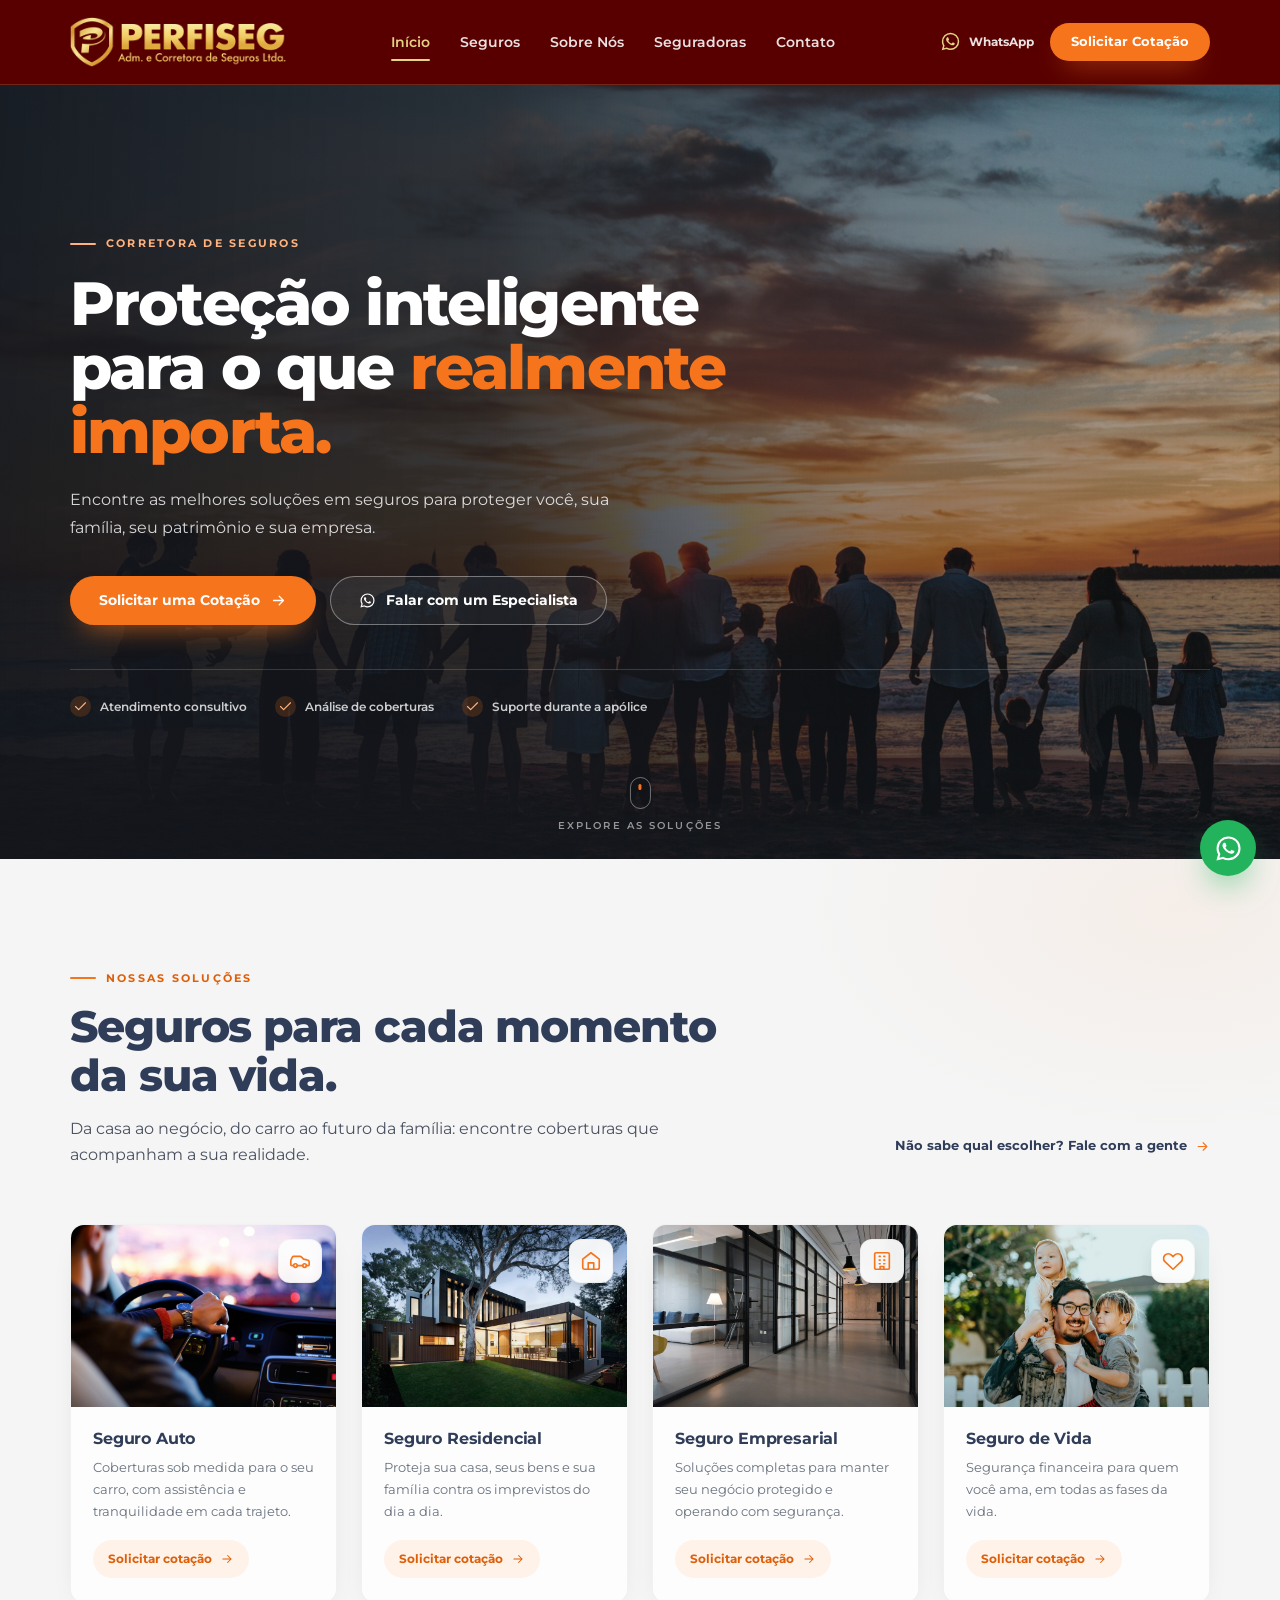
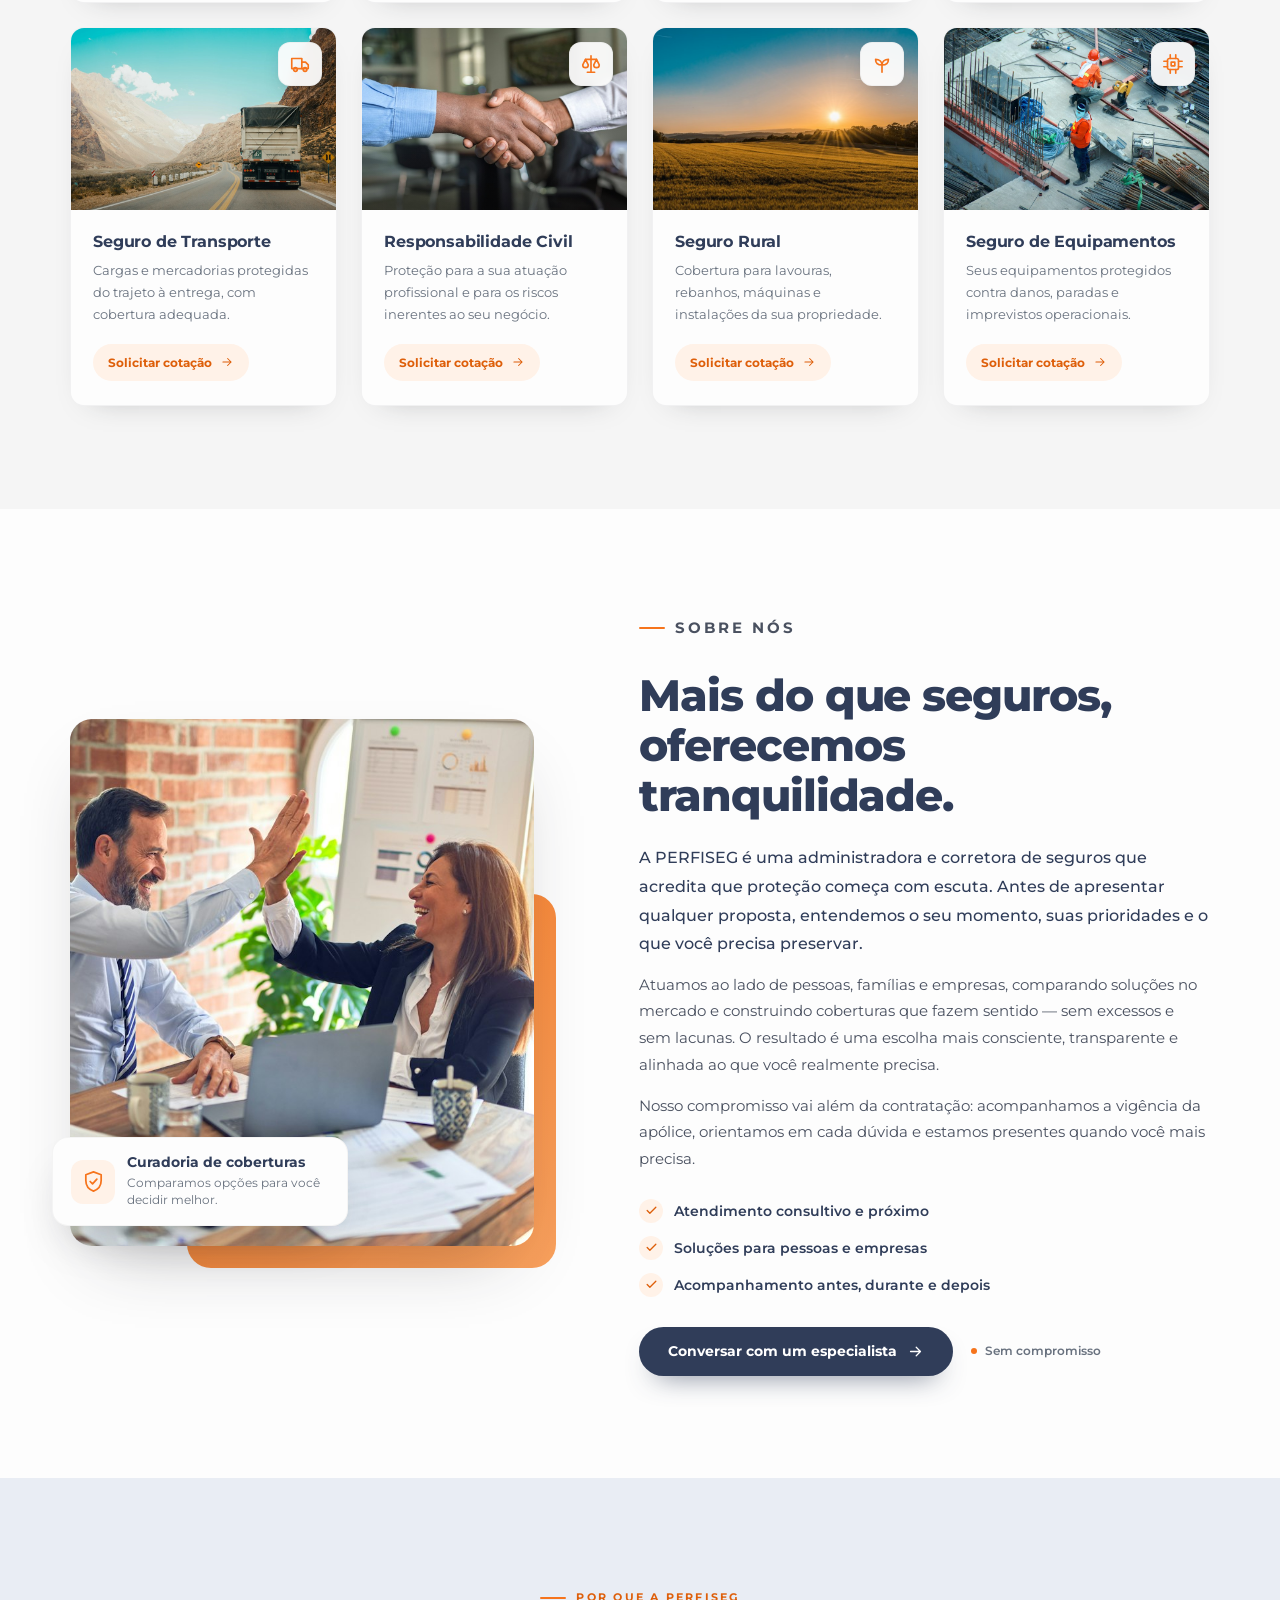
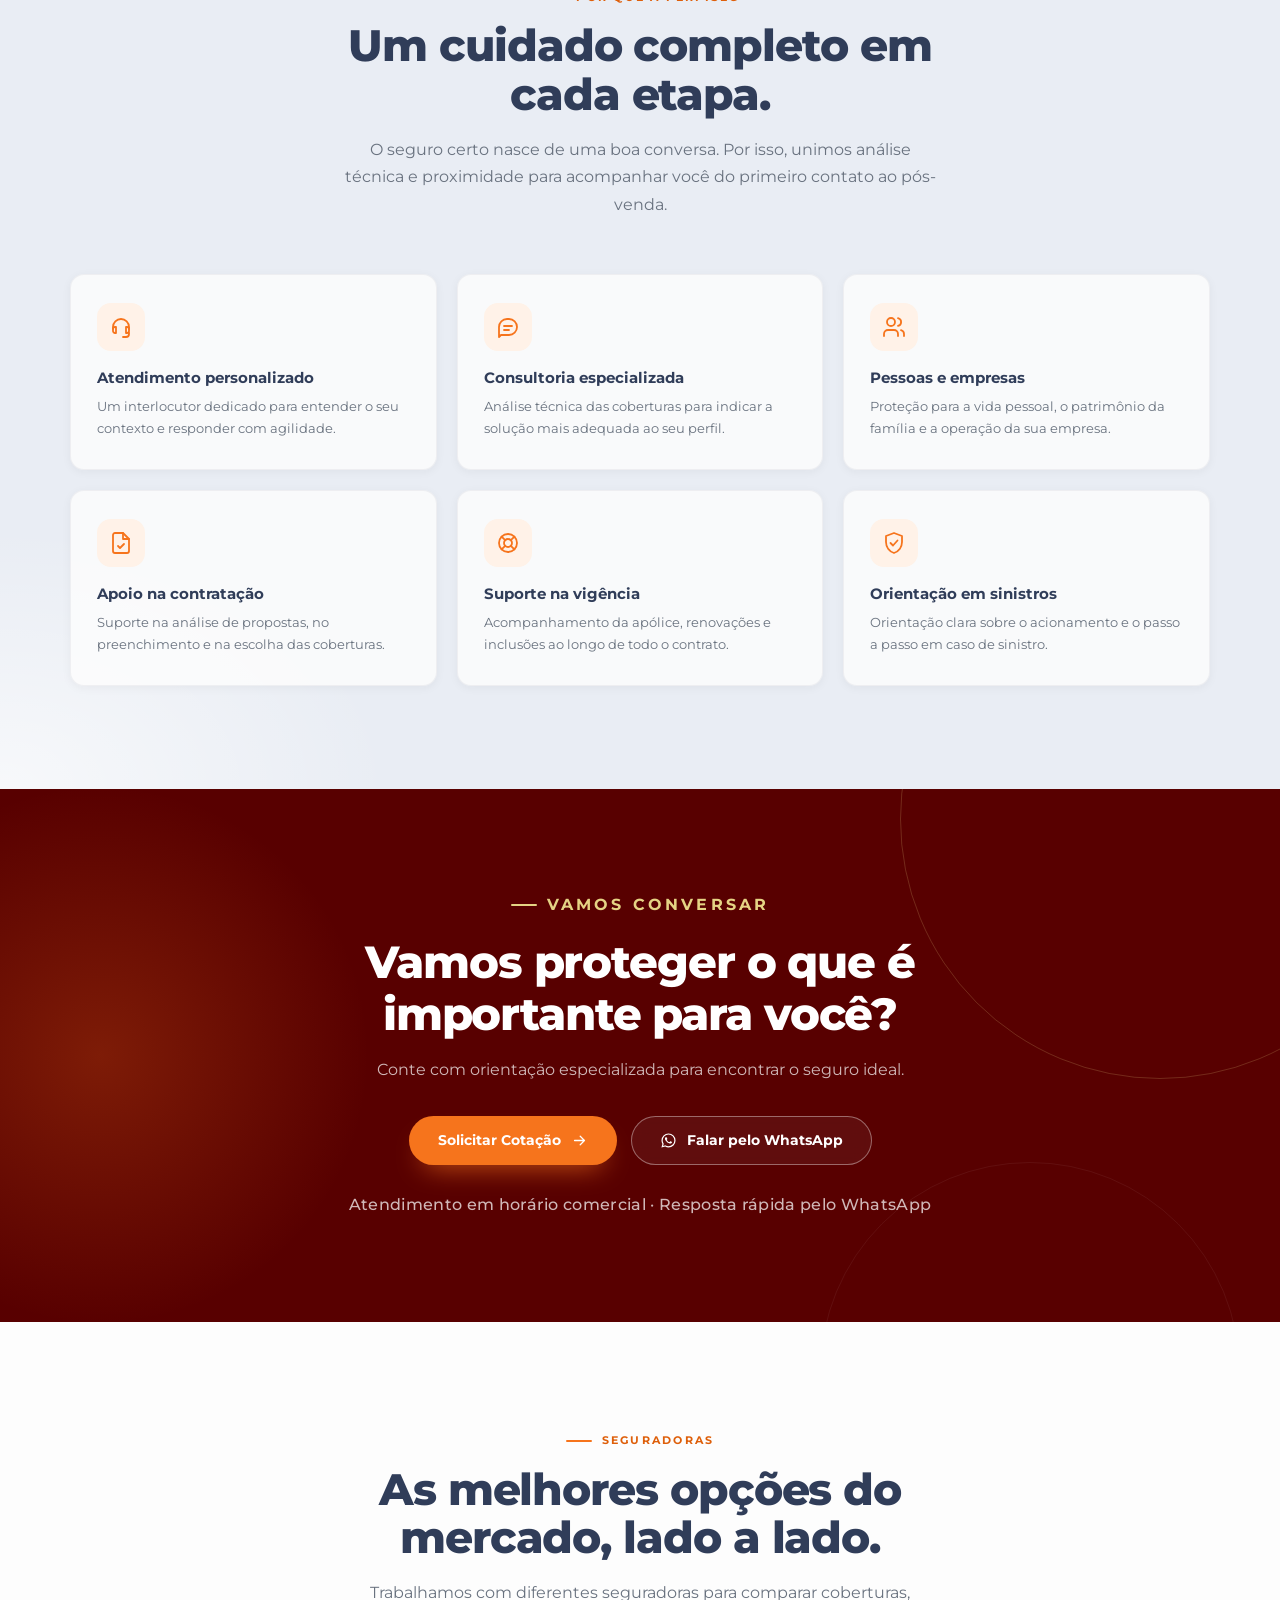
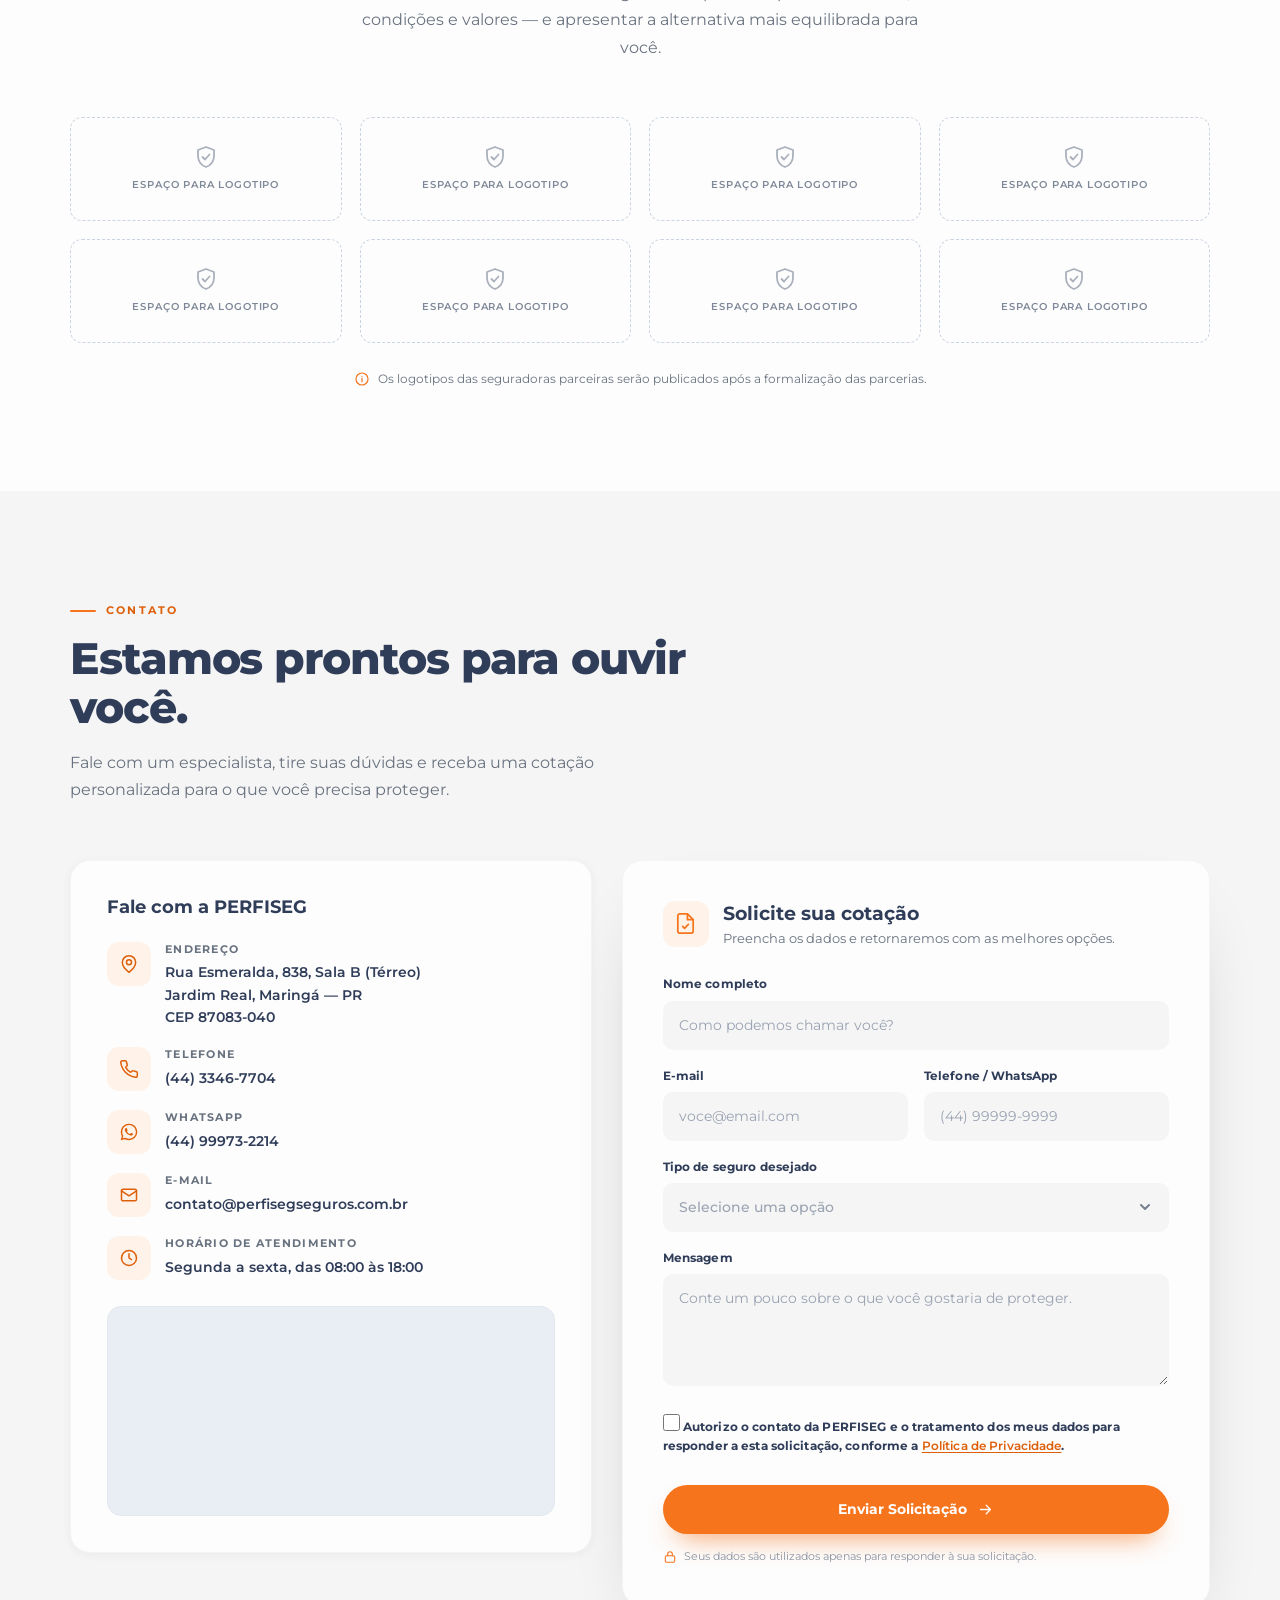
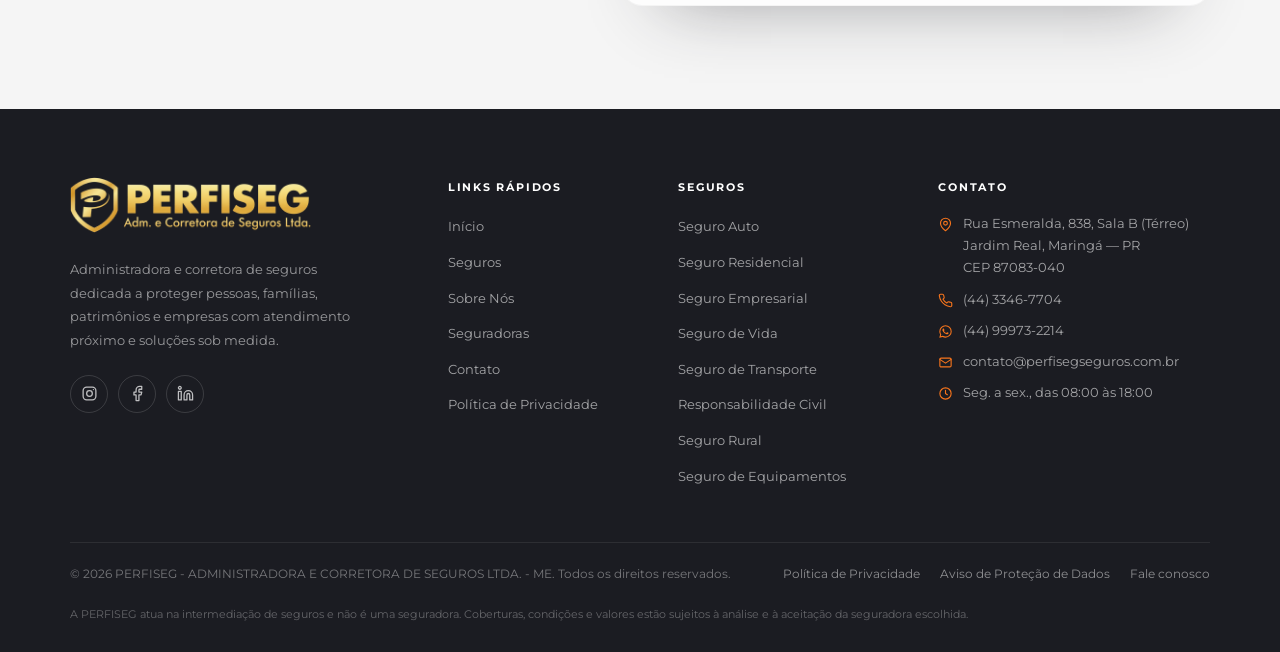
<file: index.html>
<!DOCTYPE html>
<html lang="pt-BR">
<head>
  <meta charset="UTF-8">
  <meta name="viewport" content="width=device-width, initial-scale=1.0">
  <title>PERFISEG | Proteção inteligente para o que importa</title>
  <meta name="description" content="PERFISEG — Administradora e Corretora de Seguros em Maringá. Atendimento consultivo para proteger você, sua família, seu patrimônio e sua empresa. Solicite uma cotação personalizada.">
  <meta name="theme-color" content="#580000">
  <meta property="og:type" content="website">
  <meta property="og:locale" content="pt_BR">
  <meta property="og:title" content="PERFISEG | Proteção inteligente para o que importa">
  <meta property="og:description" content="Soluções em seguros para pessoas, famílias e empresas, com orientação especializada do início ao pós-venda.">
  <link rel="icon" type="image/png" href="assets/img/favicon.png">
  <link rel="preconnect" href="https://fonts.googleapis.com">
  <link rel="preconnect" href="https://fonts.gstatic.com" crossorigin>
  <link href="https://fonts.googleapis.com/css2?family=Montserrat:wght@400;500;600;700;800&display=swap" rel="stylesheet">
  <link rel="stylesheet" href="assets/css/styles.css">
</head>
<body>
  <a class="skip-link" href="#conteudo">Ir para o conteúdo</a>

  <svg class="svg-sprite" aria-hidden="true" focusable="false">
    <symbol id="icon-arrow" viewBox="0 0 24 24"><path d="M5 12h14M13 6l6 6-6 6"/></symbol>
    <symbol id="icon-check" viewBox="0 0 24 24"><path d="M20 6 9 17l-5-5"/></symbol>
    <symbol id="icon-whatsapp" viewBox="0 0 24 24"><path fill="currentColor" stroke="none" d="M12.04 2A9.9 9.9 0 0 0 2.1 11.9c0 1.75.46 3.45 1.32 4.95L2 22l5.3-1.38a9.9 9.9 0 0 0 4.74 1.2h.01a9.9 9.9 0 0 0 9.9-9.9A9.9 9.9 0 0 0 12.04 2Zm0 18.1h-.01a8.2 8.2 0 0 1-4.18-1.15l-.3-.18-3.11.82.83-3.04-.2-.31a8.2 8.2 0 0 1-1.26-4.38 8.23 8.23 0 0 1 8.23-8.22 8.2 8.2 0 0 1 8.2 8.23 8.23 8.23 0 0 1-8.2 8.23Zm4.52-6.16c-.25-.12-1.47-.72-1.7-.8-.23-.09-.4-.13-.56.12-.17.25-.64.8-.79.97-.14.16-.29.18-.54.06-.25-.13-1.05-.39-2-1.24-.74-.66-1.24-1.47-1.38-1.72-.15-.25-.02-.39.11-.51.11-.11.25-.29.37-.43.12-.15.16-.25.25-.41.08-.17.04-.31-.02-.43-.06-.12-.56-1.35-.77-1.85-.2-.48-.4-.42-.56-.43h-.48c-.16 0-.42.06-.64.31-.22.25-.84.82-.84 2s.86 2.32.98 2.48c.12.17 1.7 2.6 4.12 3.64.58.25 1.03.4 1.38.51.58.19 1.11.16 1.53.1.47-.07 1.47-.6 1.68-1.18.2-.58.2-1.07.14-1.18-.06-.1-.23-.16-.48-.28Z"/></symbol>
    <symbol id="icon-phone" viewBox="0 0 24 24"><path d="M22 16.9v3a2 2 0 0 1-2.2 2 19.8 19.8 0 0 1-8.6-3.1 19.5 19.5 0 0 1-6-6A19.8 19.8 0 0 1 2.1 4.2 2 2 0 0 1 4.1 2h3a2 2 0 0 1 2 1.7c.1 1 .4 2 .7 2.9a2 2 0 0 1-.5 2.1L8 10a16 16 0 0 0 6 6l1.3-1.3a2 2 0 0 1 2.1-.5c.9.3 1.9.6 2.9.7a2 2 0 0 1 1.7 2Z"/></symbol>
    <symbol id="icon-mail" viewBox="0 0 24 24"><rect x="3" y="5" width="18" height="14" rx="2"/><path d="m3 7 9 6 9-6"/></symbol>
    <symbol id="icon-pin" viewBox="0 0 24 24"><path d="M20 10c0 6-8 12-8 12S4 16 4 10a8 8 0 1 1 16 0Z"/><circle cx="12" cy="10" r="3"/></symbol>
    <symbol id="icon-clock" viewBox="0 0 24 24"><circle cx="12" cy="12" r="9"/><path d="M12 7v5l3 2"/></symbol>
    <symbol id="icon-shield-check" viewBox="0 0 24 24"><path d="M12 2 20 5v6c0 5.2-3.4 9.4-8 11-4.6-1.6-8-5.8-8-11V5l8-3Z"/><path d="m8.5 12 2.5 2.5 4.5-5"/></symbol>
    <symbol id="icon-car" viewBox="0 0 24 24"><path d="M19 17h2c.6 0 1-.4 1-1v-3c0-.9-.7-1.7-1.5-1.9C18.7 10.6 16 10 16 10s-1.3-1.4-2.2-2.3c-.5-.4-1.1-.7-1.8-.7H5c-.6 0-1.1.4-1.4.9l-1.4 2.9A3.7 3.7 0 0 0 2 12v4c0 .6.4 1 1 1h2"/><circle cx="7" cy="17" r="2"/><path d="M9 17h6"/><circle cx="17" cy="17" r="2"/></symbol>
    <symbol id="icon-home" viewBox="0 0 24 24"><path d="m3 10 9-7 9 7v9a2 2 0 0 1-2 2H5a2 2 0 0 1-2-2v-9Z"/><path d="M9 21v-7h6v7"/></symbol>
    <symbol id="icon-building" viewBox="0 0 24 24"><rect x="4" y="3" width="16" height="18" rx="1.5"/><path d="M9 7h1M14 7h1M9 11h1M14 11h1M9 15h1M14 15h1M10 21v-3h4v3"/></symbol>
    <symbol id="icon-heart" viewBox="0 0 24 24"><path d="M20.8 5.6a5 5 0 0 0-7.1 0L12 7.3l-1.7-1.7a5 5 0 1 0-7.1 7.1L12 21l8.8-8.3a5 5 0 0 0 0-7.1Z"/></symbol>
    <symbol id="icon-truck" viewBox="0 0 24 24"><path d="M3 6h11v11H3z"/><path d="M14 10h4l3 3v4h-7"/><circle cx="7" cy="18" r="2"/><circle cx="17.5" cy="18" r="2"/></symbol>
    <symbol id="icon-scale" viewBox="0 0 24 24"><path d="M12 3v17M8 21h8M6 7h12"/><path d="m6 7-3 6a3 3 0 0 0 6 0L6 7ZM18 7l-3 6a3 3 0 0 0 6 0l-3-6Z"/></symbol>
    <symbol id="icon-sprout" viewBox="0 0 24 24"><path d="M12 21v-8"/><path d="M12 13c0-4-3-6-7-6 0 4 3 6 7 6ZM12 13c0-4 3-6 7-6 0 4-3 6-7 6Z"/></symbol>
    <symbol id="icon-cpu" viewBox="0 0 24 24"><rect x="6" y="6" width="12" height="12" rx="2"/><rect x="10" y="10" width="4" height="4"/><path d="M9 2v4M15 2v4M9 18v4M15 18v4M2 9h4M2 15h4M18 9h4M18 15h4"/></symbol>
    <symbol id="icon-headset" viewBox="0 0 24 24"><path d="M4 14v-2a8 8 0 0 1 16 0v2"/><path d="M4 14a2 2 0 0 1 2-2h1v6H6a2 2 0 0 1-2-2v-2ZM20 14a2 2 0 0 0-2-2h-1v6h1a2 2 0 0 0 2-2v-2Z"/><path d="M20 18v1a3 3 0 0 1-3 3h-3"/></symbol>
    <symbol id="icon-chat" viewBox="0 0 24 24"><path d="M21 12a8 8 0 0 1-8 8H5l-2 2V12a8 8 0 0 1 8-8h2a8 8 0 0 1 8 8Z"/><path d="M8 11h8M8 15h5"/></symbol>
    <symbol id="icon-users" viewBox="0 0 24 24"><path d="M16 21v-2a4 4 0 0 0-4-4H6a4 4 0 0 0-4 4v2"/><circle cx="9" cy="7" r="4"/><path d="M22 21v-2a4 4 0 0 0-3-3.9M16 3.1a4 4 0 0 1 0 7.8"/></symbol>
    <symbol id="icon-file-check" viewBox="0 0 24 24"><path d="M14 2H6a2 2 0 0 0-2 2v16a2 2 0 0 0 2 2h12a2 2 0 0 0 2-2V8l-6-6Z"/><path d="M14 2v6h6M9 15l2 2 4-4"/></symbol>
    <symbol id="icon-lifebuoy" viewBox="0 0 24 24"><circle cx="12" cy="12" r="9"/><circle cx="12" cy="12" r="4"/><path d="m5.6 5.6 3.8 3.8M14.6 14.6l3.8 3.8M18.4 5.6l-3.8 3.8M9.4 14.6l-3.8 3.8"/></symbol>
    <symbol id="icon-alert" viewBox="0 0 24 24"><path d="M10.3 3.9 1.8 18a2 2 0 0 0 1.7 3h17a2 2 0 0 0 1.7-3L13.7 3.9a2 2 0 0 0-3.4 0Z"/><path d="M12 9v4M12 17h.01"/></symbol>
    <symbol id="icon-lock" viewBox="0 0 24 24"><rect x="4" y="10" width="16" height="11" rx="2"/><path d="M8 10V7a4 4 0 0 1 8 0v3"/></symbol>
    <symbol id="icon-info" viewBox="0 0 24 24"><circle cx="12" cy="12" r="9"/><path d="M12 11v5M12 8h.01"/></symbol>
    <symbol id="icon-instagram" viewBox="0 0 24 24"><rect x="3" y="3" width="18" height="18" rx="5"/><circle cx="12" cy="12" r="4"/><path d="M17.5 6.5h.01"/></symbol>
    <symbol id="icon-facebook" viewBox="0 0 24 24"><path d="M18 2h-3a5 5 0 0 0-5 5v3H7v4h3v8h4v-8h3l1-4h-4V7a1 1 0 0 1 1-1h3V2Z"/></symbol>
    <symbol id="icon-linkedin" viewBox="0 0 24 24"><path d="M16 8a6 6 0 0 1 6 6v7h-4v-7a2 2 0 0 0-4 0v7h-4v-7a6 6 0 0 1 6-6Z"/><rect x="2" y="9" width="4" height="12"/><circle cx="4" cy="4" r="2"/></symbol>
  </svg>

  <header class="site-header" id="topo">
    <div class="container header-inner">
      <a class="brand" href="#inicio" aria-label="PERFISEG, ir para o início">
        <img class="brand-logo" src="assets/img/logo-perfiseg.png" alt="PERFISEG — Administradora e Corretora de Seguros" width="1000" height="232">
      </a>

      <nav class="nav" id="nav" aria-label="Navegação principal">
        <ul>
          <li><a href="#inicio" class="is-active">Início</a></li>
          <li><a href="#seguros">Seguros</a></li>
          <li><a href="#sobre">Sobre Nós</a></li>
          <li><a href="#seguradoras">Seguradoras</a></li>
          <li><a href="#contato">Contato</a></li>
        </ul>
        <div class="nav-extra">
          <a class="btn btn-primary" href="#formulario">Solicitar Cotação</a>
          <a class="btn btn-outline-gold" href="https://wa.me/5544999732214?text=Ol%C3%A1%21%20Gostaria%20de%20falar%20com%20um%20especialista%20da%20PERFISEG." target="_blank" rel="noopener">
            <svg class="icon" aria-hidden="true"><use href="#icon-whatsapp"/></svg>
            Falar pelo WhatsApp
          </a>
        </div>
      </nav>

      <div class="header-actions">
        <a class="wa-quick" href="https://wa.me/5544999732214?text=Ol%C3%A1%21%20Gostaria%20de%20falar%20com%20um%20especialista%20da%20PERFISEG." target="_blank" rel="noopener" aria-label="Falar com a PERFISEG pelo WhatsApp">
          <svg class="icon" aria-hidden="true"><use href="#icon-whatsapp"/></svg>
          <span>WhatsApp</span>
        </a>
        <a class="btn btn-primary btn-sm header-cta" href="#formulario">Solicitar Cotação</a>
        <button class="nav-toggle" type="button" aria-label="Abrir menu de navegação" aria-expanded="false" aria-controls="nav">
          <span></span><span></span><span></span>
        </button>
      </div>
    </div>
  </header>

  <main id="conteudo">
    <section class="hero" id="inicio">
      <div class="hero-media">
        <img src="assets/img/hero.jpg" alt="Família reunida ao ar livre ao pôr do sol, representando proteção e união" width="1920" height="1280" fetchpriority="high">
      </div>
      <div class="hero-shade" aria-hidden="true"></div>
      <div class="container hero-inner">
        <p class="eyebrow eyebrow-light">Corretora de seguros</p>
        <h1>Proteção inteligente para o que <span class="accent">realmente importa.</span></h1>
        <p class="hero-sub">Encontre as melhores soluções em seguros para proteger você, sua família, seu patrimônio e sua empresa.</p>
        <div class="hero-actions">
          <a class="btn btn-primary" href="#formulario">
            Solicitar uma Cotação
            <svg class="icon" aria-hidden="true"><use href="#icon-arrow"/></svg>
          </a>
          <a class="btn btn-ghost" href="https://wa.me/5544999732214?text=Ol%C3%A1%21%20Gostaria%20de%20falar%20com%20um%20especialista%20da%20PERFISEG." target="_blank" rel="noopener">
            <svg class="icon" aria-hidden="true"><use href="#icon-whatsapp"/></svg>
            Falar com um Especialista
          </a>
        </div>
        <ul class="hero-points">
          <li><svg class="icon" aria-hidden="true"><use href="#icon-check"/></svg>Atendimento consultivo</li>
          <li><svg class="icon" aria-hidden="true"><use href="#icon-check"/></svg>Análise de coberturas</li>
          <li><svg class="icon" aria-hidden="true"><use href="#icon-check"/></svg>Suporte durante a apólice</li>
        </ul>
      </div>
      <a class="hero-scroll" href="#seguros" aria-label="Rolar para a seção de seguros">
        <span class="hero-scroll-mouse" aria-hidden="true"></span>
        <span>Explore as soluções</span>
      </a>
    </section>

    <section class="section section-services" id="seguros">
      <div class="container">
        <div class="section-head head-row">
          <div>
            <p class="eyebrow">Nossas soluções</p>
            <h2>Seguros para cada momento da sua vida.</h2>
            <p>Da casa ao negócio, do carro ao futuro da família: encontre coberturas que acompanham a sua realidade.</p>
          </div>
          <a class="link-arrow" href="#contato">Não sabe qual escolher? Fale com a gente
            <svg class="icon" aria-hidden="true"><use href="#icon-arrow"/></svg>
          </a>
        </div>

        <div class="services-grid">
          <article class="service-card reveal">
            <div class="service-media">
              <img src="assets/img/seguro-auto.jpg" alt="Motorista ao volante em via urbana ao anoitecer" width="900" height="600" loading="lazy">
              <span class="service-icon"><svg class="icon" aria-hidden="true"><use href="#icon-car"/></svg></span>
            </div>
            <div class="service-body">
              <h3>Seguro Auto</h3>
              <p>Coberturas sob medida para o seu carro, com assistência e tranquilidade em cada trajeto.</p>
              <a class="card-link" href="#formulario" data-insurance="Seguro Auto">Solicitar cotação
                <svg class="icon" aria-hidden="true"><use href="#icon-arrow"/></svg>
              </a>
            </div>
          </article>

          <article class="service-card reveal delay-1">
            <div class="service-media">
              <img src="assets/img/seguro-residencial.jpg" alt="Casa residencial moderna e bem cuidada" width="900" height="600" loading="lazy">
              <span class="service-icon"><svg class="icon" aria-hidden="true"><use href="#icon-home"/></svg></span>
            </div>
            <div class="service-body">
              <h3>Seguro Residencial</h3>
              <p>Proteja sua casa, seus bens e sua família contra os imprevistos do dia a dia.</p>
              <a class="card-link" href="#formulario" data-insurance="Seguro Residencial">Solicitar cotação
                <svg class="icon" aria-hidden="true"><use href="#icon-arrow"/></svg>
              </a>
            </div>
          </article>

          <article class="service-card reveal delay-2">
            <div class="service-media">
              <img src="assets/img/seguro-empresarial.jpg" alt="Ambiente corporativo moderno com estações de trabalho" width="900" height="600" loading="lazy">
              <span class="service-icon"><svg class="icon" aria-hidden="true"><use href="#icon-building"/></svg></span>
            </div>
            <div class="service-body">
              <h3>Seguro Empresarial</h3>
              <p>Soluções completas para manter seu negócio protegido e operando com segurança.</p>
              <a class="card-link" href="#formulario" data-insurance="Seguro Empresarial">Solicitar cotação
                <svg class="icon" aria-hidden="true"><use href="#icon-arrow"/></svg>
              </a>
            </div>
          </article>

          <article class="service-card reveal delay-3">
            <div class="service-media">
              <img src="assets/img/seguro-vida.jpg" alt="Pai com dois filhos, representando a proteção da família" width="900" height="600" loading="lazy">
              <span class="service-icon"><svg class="icon" aria-hidden="true"><use href="#icon-heart"/></svg></span>
            </div>
            <div class="service-body">
              <h3>Seguro de Vida</h3>
              <p>Segurança financeira para quem você ama, em todas as fases da vida.</p>
              <a class="card-link" href="#formulario" data-insurance="Seguro de Vida">Solicitar cotação
                <svg class="icon" aria-hidden="true"><use href="#icon-arrow"/></svg>
              </a>
            </div>
          </article>

          <article class="service-card reveal">
            <div class="service-media">
              <img src="assets/img/seguro-transporte.jpg" alt="Caminhão em rodovia representando transporte de cargas" width="900" height="600" loading="lazy">
              <span class="service-icon"><svg class="icon" aria-hidden="true"><use href="#icon-truck"/></svg></span>
            </div>
            <div class="service-body">
              <h3>Seguro de Transporte</h3>
              <p>Cargas e mercadorias protegidas do trajeto à entrega, com cobertura adequada.</p>
              <a class="card-link" href="#formulario" data-insurance="Seguro de Transporte">Solicitar cotação
                <svg class="icon" aria-hidden="true"><use href="#icon-arrow"/></svg>
              </a>
            </div>
          </article>

          <article class="service-card reveal delay-1">
            <div class="service-media">
              <img src="assets/img/seguro-responsabilidade.jpg" alt="Aperto de mãos em ambiente profissional" width="900" height="600" loading="lazy">
              <span class="service-icon"><svg class="icon" aria-hidden="true"><use href="#icon-scale"/></svg></span>
            </div>
            <div class="service-body">
              <h3>Responsabilidade Civil</h3>
              <p>Proteção para a sua atuação profissional e para os riscos inerentes ao seu negócio.</p>
              <a class="card-link" href="#formulario" data-insurance="Seguro de Responsabilidade Civil">Solicitar cotação
                <svg class="icon" aria-hidden="true"><use href="#icon-arrow"/></svg>
              </a>
            </div>
          </article>

          <article class="service-card reveal delay-2">
            <div class="service-media">
              <img src="assets/img/seguro-rural.jpg" alt="Campo cultivado ao entardecer" width="900" height="600" loading="lazy">
              <span class="service-icon"><svg class="icon" aria-hidden="true"><use href="#icon-sprout"/></svg></span>
            </div>
            <div class="service-body">
              <h3>Seguro Rural</h3>
              <p>Cobertura para lavouras, rebanhos, máquinas e instalações da sua propriedade.</p>
              <a class="card-link" href="#formulario" data-insurance="Seguro Rural">Solicitar cotação
                <svg class="icon" aria-hidden="true"><use href="#icon-arrow"/></svg>
              </a>
            </div>
          </article>

          <article class="service-card reveal delay-3">
            <div class="service-media">
              <img src="assets/img/seguro-equipamentos.jpg" alt="Equipamentos e estrutura de operação industrial" width="900" height="600" loading="lazy">
              <span class="service-icon"><svg class="icon" aria-hidden="true"><use href="#icon-cpu"/></svg></span>
            </div>
            <div class="service-body">
              <h3>Seguro de Equipamentos</h3>
              <p>Seus equipamentos protegidos contra danos, paradas e imprevistos operacionais.</p>
              <a class="card-link" href="#formulario" data-insurance="Seguro de Equipamentos">Solicitar cotação
                <svg class="icon" aria-hidden="true"><use href="#icon-arrow"/></svg>
              </a>
            </div>
          </article>
        </div>
      </div>
    </section>

    <section class="section section-about" id="sobre">
      <div class="container about-grid">
        <div class="about-media reveal">
          <div class="about-photo">
            <img src="assets/img/sobre.jpg" alt="Reunião consultiva em escritório, com especialista apresentando soluções de proteção" width="1200" height="800" loading="lazy">
          </div>
          <div class="about-badge">
            <span class="about-badge-icon"><svg class="icon" aria-hidden="true"><use href="#icon-shield-check"/></svg></span>
            <div>
              <strong>Curadoria de coberturas</strong>
              <span>Comparamos opções para você decidir melhor.</span>
            </div>
          </div>
        </div>

        <div class="about-content reveal delay-1">
          <p class="eyebrow">Sobre nós</p>
          <h2>Mais do que seguros, oferecemos tranquilidade.</h2>
          <p class="about-lead">A PERFISEG é uma administradora e corretora de seguros que acredita que proteção começa com escuta. Antes de apresentar qualquer proposta, entendemos o seu momento, suas prioridades e o que você precisa preservar.</p>
          <p>Atuamos ao lado de pessoas, famílias e empresas, comparando soluções no mercado e construindo coberturas que fazem sentido — sem excessos e sem lacunas. O resultado é uma escolha mais consciente, transparente e alinhada ao que você realmente precisa.</p>
          <p>Nosso compromisso vai além da contratação: acompanhamos a vigência da apólice, orientamos em cada dúvida e estamos presentes quando você mais precisa.</p>
          <ul class="about-list">
            <li><span class="check-dot"><svg class="icon" aria-hidden="true"><use href="#icon-check"/></svg></span>Atendimento consultivo e próximo</li>
            <li><span class="check-dot"><svg class="icon" aria-hidden="true"><use href="#icon-check"/></svg></span>Soluções para pessoas e empresas</li>
            <li><span class="check-dot"><svg class="icon" aria-hidden="true"><use href="#icon-check"/></svg></span>Acompanhamento antes, durante e depois</li>
          </ul>
          <div class="about-actions">
            <a class="btn btn-navy" href="#contato">Conversar com um especialista
              <svg class="icon" aria-hidden="true"><use href="#icon-arrow"/></svg>
            </a>
            <span class="about-note">Sem compromisso</span>
          </div>
        </div>
      </div>
    </section>

    <section class="section section-differentials" id="diferenciais">
      <div class="container">
        <div class="section-head center">
          <p class="eyebrow">Por que a PERFISEG</p>
          <h2>Um cuidado completo em cada etapa.</h2>
          <p>O seguro certo nasce de uma boa conversa. Por isso, unimos análise técnica e proximidade para acompanhar você do primeiro contato ao pós-venda.</p>
        </div>

        <div class="diff-grid">
          <article class="diff-card reveal">
            <span class="diff-icon"><svg class="icon" aria-hidden="true"><use href="#icon-headset"/></svg></span>
            <h3>Atendimento personalizado</h3>
            <p>Um interlocutor dedicado para entender o seu contexto e responder com agilidade.</p>
          </article>
          <article class="diff-card reveal delay-1">
            <span class="diff-icon"><svg class="icon" aria-hidden="true"><use href="#icon-chat"/></svg></span>
            <h3>Consultoria especializada</h3>
            <p>Análise técnica das coberturas para indicar a solução mais adequada ao seu perfil.</p>
          </article>
          <article class="diff-card reveal delay-2">
            <span class="diff-icon"><svg class="icon" aria-hidden="true"><use href="#icon-users"/></svg></span>
            <h3>Pessoas e empresas</h3>
            <p>Proteção para a vida pessoal, o patrimônio da família e a operação da sua empresa.</p>
          </article>
          <article class="diff-card reveal">
            <span class="diff-icon"><svg class="icon" aria-hidden="true"><use href="#icon-file-check"/></svg></span>
            <h3>Apoio na contratação</h3>
            <p>Suporte na análise de propostas, no preenchimento e na escolha das coberturas.</p>
          </article>
          <article class="diff-card reveal delay-1">
            <span class="diff-icon"><svg class="icon" aria-hidden="true"><use href="#icon-lifebuoy"/></svg></span>
            <h3>Suporte na vigência</h3>
            <p>Acompanhamento da apólice, renovações e inclusões ao longo de todo o contrato.</p>
          </article>
          <article class="diff-card reveal delay-2">
            <span class="diff-icon"><svg class="icon" aria-hidden="true"><use href="#icon-shield-check"/></svg></span>
            <h3>Orientação em sinistros</h3>
            <p>Orientação clara sobre o acionamento e o passo a passo em caso de sinistro.</p>
          </article>
        </div>
      </div>
    </section>

    <section class="section section-cta">
      <div class="cta-glow" aria-hidden="true"></div>
      <div class="cta-ring cta-ring-1" aria-hidden="true"></div>
      <div class="cta-ring cta-ring-2" aria-hidden="true"></div>
      <div class="container cta-inner reveal">
        <p class="eyebrow eyebrow-light">Vamos conversar</p>
        <h2>Vamos proteger o que é importante para você?</h2>
        <p>Conte com orientação especializada para encontrar o seguro ideal.</p>
        <div class="cta-actions">
          <a class="btn btn-primary" href="#formulario">Solicitar Cotação
            <svg class="icon" aria-hidden="true"><use href="#icon-arrow"/></svg>
          </a>
          <a class="btn btn-ghost" href="https://wa.me/5544999732214?text=Ol%C3%A1%21%20Gostaria%20de%20falar%20com%20um%20especialista%20da%20PERFISEG." target="_blank" rel="noopener">
            <svg class="icon" aria-hidden="true"><use href="#icon-whatsapp"/></svg>
            Falar pelo WhatsApp
          </a>
        </div>
        <p class="cta-note">Atendimento em horário comercial · Resposta rápida pelo WhatsApp</p>
      </div>
    </section>

    <section class="section section-insurers" id="seguradoras">
      <div class="container">
        <div class="section-head center">
          <p class="eyebrow">Seguradoras</p>
          <h2>As melhores opções do mercado, lado a lado.</h2>
          <p>Trabalhamos com diferentes seguradoras para comparar coberturas, condições e valores — e apresentar a alternativa mais equilibrada para você.</p>
        </div>

        <div class="insurers-grid" aria-label="Espaços reservados para logotipos de seguradoras parceiras">
          <div class="insurer-tile"><svg class="icon" aria-hidden="true"><use href="#icon-shield-check"/></svg><span>Espaço para logotipo</span></div>
          <div class="insurer-tile"><svg class="icon" aria-hidden="true"><use href="#icon-shield-check"/></svg><span>Espaço para logotipo</span></div>
          <div class="insurer-tile"><svg class="icon" aria-hidden="true"><use href="#icon-shield-check"/></svg><span>Espaço para logotipo</span></div>
          <div class="insurer-tile"><svg class="icon" aria-hidden="true"><use href="#icon-shield-check"/></svg><span>Espaço para logotipo</span></div>
          <div class="insurer-tile"><svg class="icon" aria-hidden="true"><use href="#icon-shield-check"/></svg><span>Espaço para logotipo</span></div>
          <div class="insurer-tile"><svg class="icon" aria-hidden="true"><use href="#icon-shield-check"/></svg><span>Espaço para logotipo</span></div>
          <div class="insurer-tile"><svg class="icon" aria-hidden="true"><use href="#icon-shield-check"/></svg><span>Espaço para logotipo</span></div>
          <div class="insurer-tile"><svg class="icon" aria-hidden="true"><use href="#icon-shield-check"/></svg><span>Espaço para logotipo</span></div>
        </div>
        <p class="insurers-note">
          <svg class="icon" aria-hidden="true"><use href="#icon-info"/></svg>
          Os logotipos das seguradoras parceiras serão publicados após a formalização das parcerias.
        </p>
      </div>
    </section>

    <section class="section section-contact" id="contato">
      <div class="container">
        <div class="section-head">
          <p class="eyebrow">Contato</p>
          <h2>Estamos prontos para ouvir você.</h2>
          <p>Fale com um especialista, tire suas dúvidas e receba uma cotação personalizada para o que você precisa proteger.</p>
        </div>

        <div class="contact-grid">
          <div class="contact-panel reveal">
            <h3>Fale com a PERFISEG</h3>
            <ul class="contact-list">
              <li>
                <span class="contact-icon"><svg class="icon" aria-hidden="true"><use href="#icon-pin"/></svg></span>
                <div>
                  <span class="contact-label">Endereço</span>
                  <span class="contact-value">Rua Esmeralda, 838, Sala B (Térreo)<br>Jardim Real, Maringá — PR<br>CEP 87083-040</span>
                </div>
              </li>
              <li>
                <span class="contact-icon"><svg class="icon" aria-hidden="true"><use href="#icon-phone"/></svg></span>
                <div>
                  <span class="contact-label">Telefone</span>
                  <a class="contact-value" href="tel:+554433467704">(44) 3346-7704</a>
                </div>
              </li>
              <li>
                <span class="contact-icon"><svg class="icon" aria-hidden="true"><use href="#icon-whatsapp"/></svg></span>
                <div>
                  <span class="contact-label">WhatsApp</span>
                  <a class="contact-value" href="https://wa.me/5544999732214?text=Ol%C3%A1%21%20Gostaria%20de%20falar%20com%20um%20especialista%20da%20PERFISEG." target="_blank" rel="noopener">(44) 99973-2214</a>
                </div>
              </li>
              <li>
                <span class="contact-icon"><svg class="icon" aria-hidden="true"><use href="#icon-mail"/></svg></span>
                <div>
                  <span class="contact-label">E-mail</span>
                  <a class="contact-value" href="mailto:contato@perfisegseguros.com.br">contato@perfisegseguros.com.br</a>
                </div>
              </li>
              <li>
                <span class="contact-icon"><svg class="icon" aria-hidden="true"><use href="#icon-clock"/></svg></span>
                <div>
                  <span class="contact-label">Horário de atendimento</span>
                  <span class="contact-value">Segunda a sexta, das 08:00 às 18:00</span>
                </div>
              </li>
            </ul>

            <div class="contact-map">
              <iframe src="https://www.google.com/maps?q=Rua%20Esmeralda%2C%20838%20-%20Jardim%20Real%2C%20Maring%C3%A1%20-%20PR%2C%2087083-040&output=embed" title="Mapa com a localização da PERFISEG em Maringá" referrerpolicy="no-referrer-when-downgrade" allowfullscreen></iframe>
            </div>
          </div>

          <div class="form-card reveal delay-1" id="formulario">
            <div class="form-head">
              <span class="form-badge"><svg class="icon" aria-hidden="true"><use href="#icon-file-check"/></svg></span>
              <div>
                <h3>Solicite sua cotação</h3>
                <p>Preencha os dados e retornaremos com as melhores opções.</p>
              </div>
            </div>

            <form id="contact-form" novalidate>
              <div class="form-grid">
                <div class="field field--full">
                  <label for="nome">Nome completo</label>
                  <input id="nome" name="nome" type="text" autocomplete="name" placeholder="Como podemos chamar você?" required>
                </div>
                <div class="field">
                  <label for="email">E-mail</label>
                  <input id="email" name="email" type="email" autocomplete="email" placeholder="voce@email.com" required>
                </div>
                <div class="field">
                  <label for="telefone">Telefone / WhatsApp</label>
                  <input id="telefone" name="telefone" type="tel" inputmode="tel" autocomplete="tel" placeholder="(44) 99999-9999" maxlength="15" required>
                </div>
                <div class="field field--full">
                  <label for="tipo">Tipo de seguro desejado</label>
                  <select id="tipo" name="tipo" required>
                    <option value="" disabled selected>Selecione uma opção</option>
                    <option value="Seguro Auto">Seguro Auto</option>
                    <option value="Seguro Residencial">Seguro Residencial</option>
                    <option value="Seguro Empresarial">Seguro Empresarial</option>
                    <option value="Seguro de Vida">Seguro de Vida</option>
                    <option value="Seguro de Transporte">Seguro de Transporte</option>
                    <option value="Seguro de Responsabilidade Civil">Seguro de Responsabilidade Civil</option>
                    <option value="Seguro Rural">Seguro Rural</option>
                    <option value="Seguro de Equipamentos">Seguro de Equipamentos</option>
                    <option value="Outro / Não sei">Outro / Não sei</option>
                  </select>
                </div>
                <div class="field field--full">
                  <label for="mensagem">Mensagem</label>
                  <textarea id="mensagem" name="mensagem" rows="4" placeholder="Conte um pouco sobre o que você gostaria de proteger."></textarea>
                </div>
                <div class="field field--full field-consent">
                  <label class="checkbox">
                    <input id="consentimento" name="consentimento" type="checkbox" required>
                    <span>Autorizo o contato da PERFISEG e o tratamento dos meus dados para responder a esta solicitação, conforme a <a href="privacidade.html">Política de Privacidade</a>.</span>
                  </label>
                </div>
              </div>

              <button class="btn btn-primary btn-block" type="submit">
                Enviar Solicitação
                <svg class="icon" aria-hidden="true"><use href="#icon-arrow"/></svg>
              </button>
              <p class="form-note">
                <svg class="icon" aria-hidden="true"><use href="#icon-lock"/></svg>
                Seus dados são utilizados apenas para responder à sua solicitação.
              </p>
              <p class="form-success" id="form-success" role="status" hidden>Solicitação preparada! Se o WhatsApp não abrir automaticamente, fale conosco pelo número (44) 99973-2214.</p>
            </form>
          </div>
        </div>
      </div>
    </section>
  </main>

  <footer class="site-footer">
    <div class="container">
      <div class="footer-grid">
        <div class="footer-brand">
          <a class="brand brand-footer" href="#inicio" aria-label="PERFISEG, voltar ao início">
            <img class="brand-logo" src="assets/img/logo-perfiseg.png" alt="PERFISEG — Administradora e Corretora de Seguros" width="1000" height="232" loading="lazy">
          </a>
          <p>Administradora e corretora de seguros dedicada a proteger pessoas, famílias, patrimônios e empresas com atendimento próximo e soluções sob medida.</p>
          <div class="social">
            <a href="#" aria-label="Instagram da PERFISEG"><svg class="icon" aria-hidden="true"><use href="#icon-instagram"/></svg></a>
            <a href="#" aria-label="Facebook da PERFISEG"><svg class="icon" aria-hidden="true"><use href="#icon-facebook"/></svg></a>
            <a href="#" aria-label="LinkedIn da PERFISEG"><svg class="icon" aria-hidden="true"><use href="#icon-linkedin"/></svg></a>
          </div>
        </div>

        <div class="footer-col">
          <h4>Links rápidos</h4>
          <ul>
            <li><a href="#inicio">Início</a></li>
            <li><a href="#seguros">Seguros</a></li>
            <li><a href="#sobre">Sobre Nós</a></li>
            <li><a href="#seguradoras">Seguradoras</a></li>
            <li><a href="#contato">Contato</a></li>
            <li><a href="privacidade.html">Política de Privacidade</a></li>
          </ul>
        </div>

        <div class="footer-col">
          <h4>Seguros</h4>
          <ul>
            <li><a href="#formulario" data-insurance="Seguro Auto">Seguro Auto</a></li>
            <li><a href="#formulario" data-insurance="Seguro Residencial">Seguro Residencial</a></li>
            <li><a href="#formulario" data-insurance="Seguro Empresarial">Seguro Empresarial</a></li>
            <li><a href="#formulario" data-insurance="Seguro de Vida">Seguro de Vida</a></li>
            <li><a href="#formulario" data-insurance="Seguro de Transporte">Seguro de Transporte</a></li>
            <li><a href="#formulario" data-insurance="Seguro de Responsabilidade Civil">Responsabilidade Civil</a></li>
            <li><a href="#formulario" data-insurance="Seguro Rural">Seguro Rural</a></li>
            <li><a href="#formulario" data-insurance="Seguro de Equipamentos">Seguro de Equipamentos</a></li>
          </ul>
        </div>

        <div class="footer-col footer-contact">
          <h4>Contato</h4>
          <ul>
            <li><svg class="icon" aria-hidden="true"><use href="#icon-pin"/></svg><span>Rua Esmeralda, 838, Sala B (Térreo)<br>Jardim Real, Maringá — PR<br>CEP 87083-040</span></li>
            <li><svg class="icon" aria-hidden="true"><use href="#icon-phone"/></svg><a href="tel:+554433467704">(44) 3346-7704</a></li>
            <li><svg class="icon" aria-hidden="true"><use href="#icon-whatsapp"/></svg><a href="https://wa.me/5544999732214?text=Ol%C3%A1%21%20Gostaria%20de%20falar%20com%20um%20especialista%20da%20PERFISEG." target="_blank" rel="noopener">(44) 99973-2214</a></li>
            <li><svg class="icon" aria-hidden="true"><use href="#icon-mail"/></svg><a href="mailto:contato@perfisegseguros.com.br">contato@perfisegseguros.com.br</a></li>
            <li><svg class="icon" aria-hidden="true"><use href="#icon-clock"/></svg><span>Seg. a sex., das 08:00 às 18:00</span></li>
          </ul>
        </div>
      </div>

      <div class="footer-bottom">
        <p>&copy; <span id="year">2026</span> PERFISEG - ADMINISTRADORA E CORRETORA DE SEGUROS LTDA. - ME. Todos os direitos reservados.</p>
        <div class="footer-legal-links">
          <a href="privacidade.html">Política de Privacidade</a>
          <a href="privacidade.html#dados">Aviso de Proteção de Dados</a>
          <a href="#contato">Fale conosco</a>
        </div>
      </div>
      <p class="footer-disclaimer">A PERFISEG atua na intermediação de seguros e não é uma seguradora. Coberturas, condições e valores estão sujeitos à análise e à aceitação da seguradora escolhida.</p>
    </div>
  </footer>

  <a class="wa-float" href="https://wa.me/5544999732214?text=Ol%C3%A1%21%20Gostaria%20de%20falar%20com%20um%20especialista%20da%20PERFISEG." target="_blank" rel="noopener" aria-label="Falar pelo WhatsApp">
    <svg class="icon" aria-hidden="true"><use href="#icon-whatsapp"/></svg>
  </a>

  <script src="assets/js/main.js"></script>
</body>
</html>
</file>
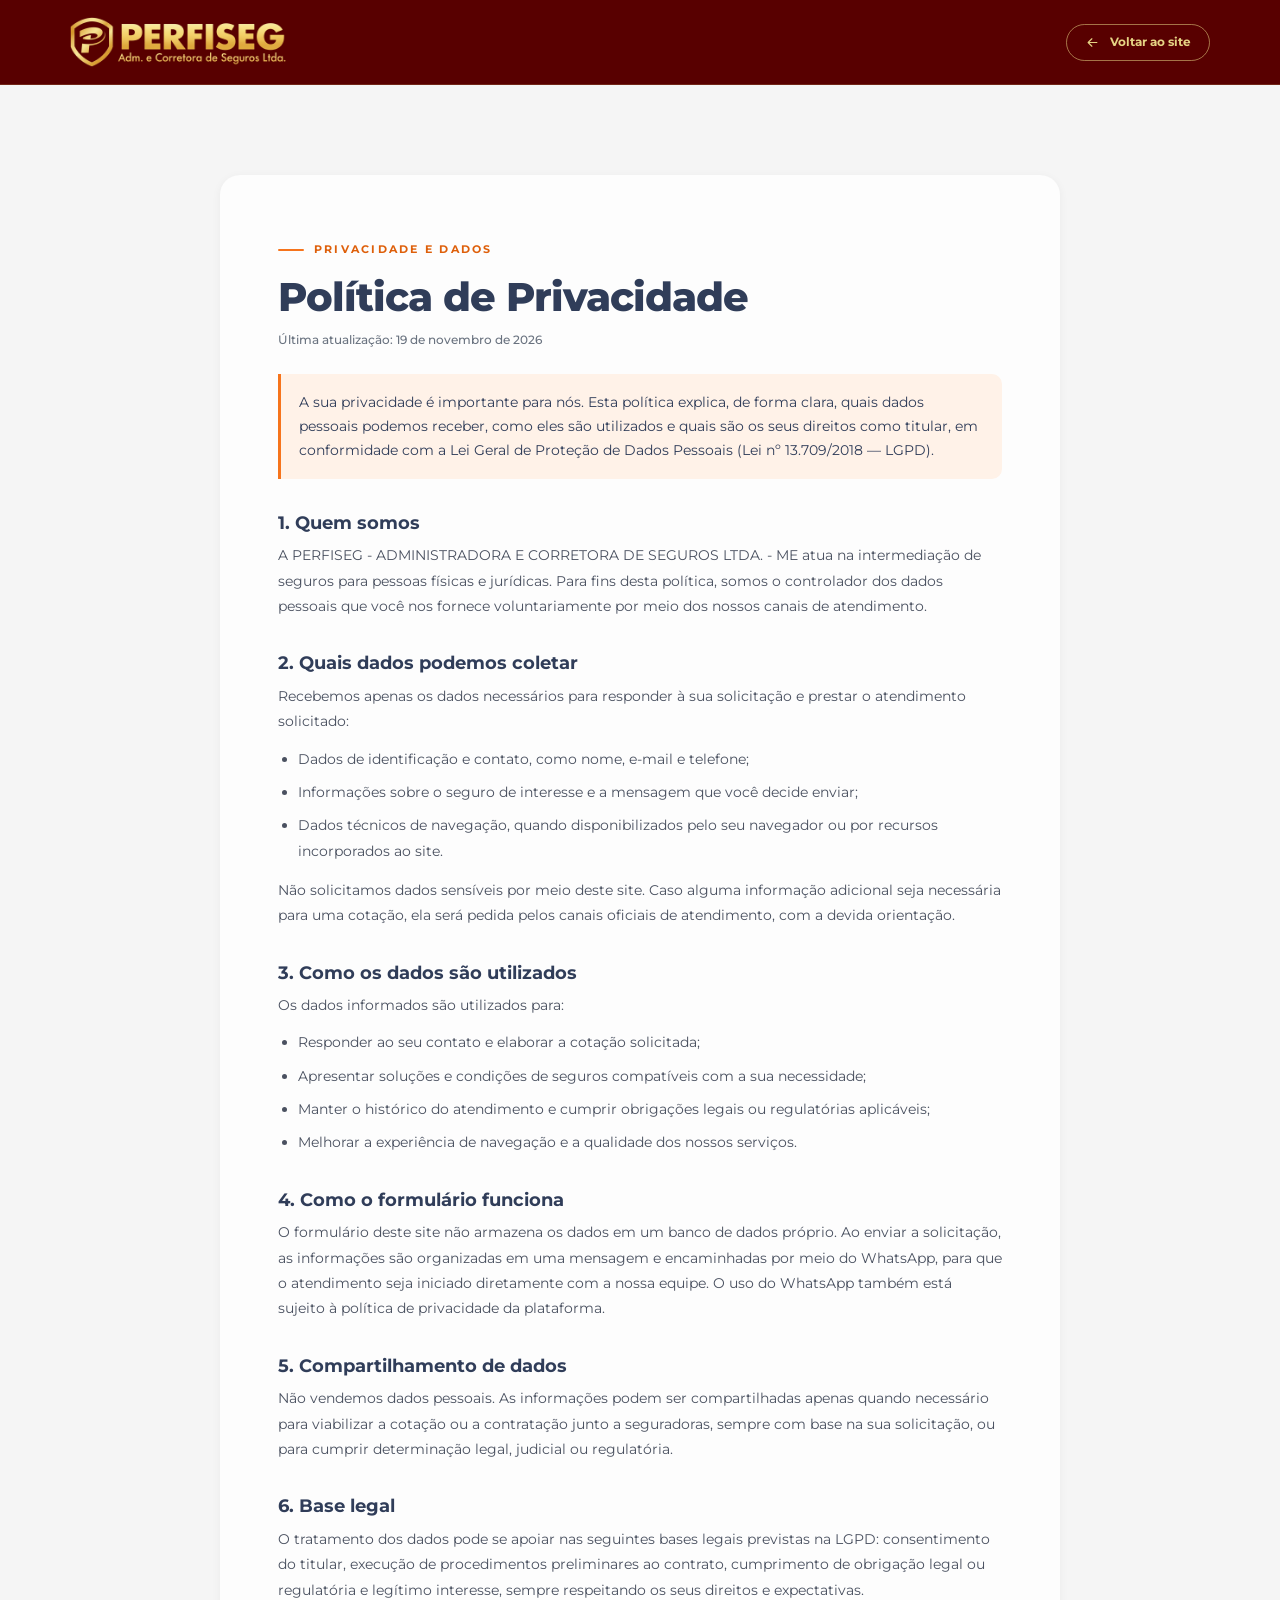
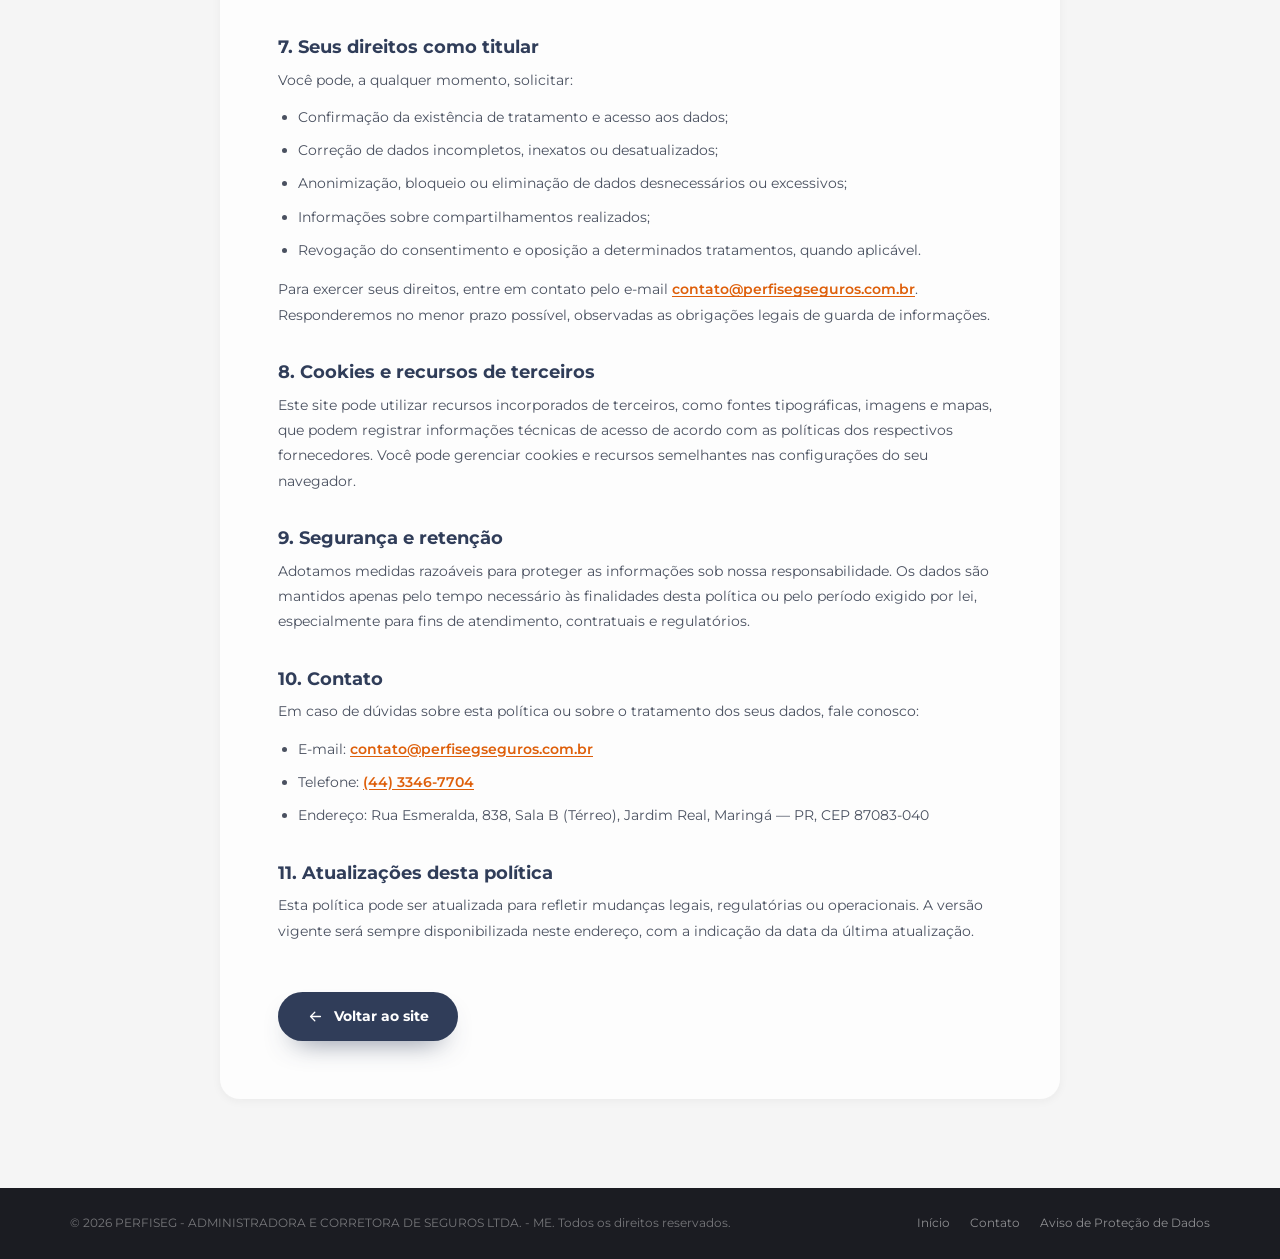
<file: privacidade.html>
﻿<!DOCTYPE html>
<html lang="pt-BR">
<head>
  <meta charset="UTF-8">
  <meta name="viewport" content="width=device-width, initial-scale=1.0">
  <title>Política de Privacidade | PERFISEG</title>
  <meta name="description" content="Saiba como a PERFISEG - ADMINISTRADORA E CORRETORA DE SEGUROS LTDA. - ME trata os dados pessoais recebidos por meio de seus canais de atendimento, em conformidade com a LGPD.">
  <meta name="theme-color" content="#580000">
  <link rel="icon" type="image/png" href="assets/img/favicon.png">
  <link rel="preconnect" href="https://fonts.googleapis.com">
  <link rel="preconnect" href="https://fonts.gstatic.com" crossorigin>
  <link href="https://fonts.googleapis.com/css2?family=Montserrat:wght@400;500;600;700;800&display=swap" rel="stylesheet">
  <link rel="stylesheet" href="assets/css/styles.css">
</head>
<body class="legal-page">
  <a class="skip-link" href="#conteudo">Ir para o conteúdo</a>

  <header class="site-header legal-header">
    <div class="container header-inner">
      <a class="brand" href="index.html" aria-label="PERFISEG, voltar ao site">
        <img class="brand-logo" src="assets/img/logo-perfiseg.png" alt="PERFISEG — Administradora e Corretora de Seguros" width="1000" height="232">
      </a>
      <a class="btn btn-outline-gold btn-sm" href="index.html">
        <svg class="icon" viewBox="0 0 24 24" aria-hidden="true"><path d="M19 12H5M11 18l-6-6 6-6"/></svg>
        Voltar ao site
      </a>
    </div>
  </header>

  <main class="legal-main" id="conteudo">
    <div class="container">
      <article class="legal-wrap">
        <p class="eyebrow">Privacidade e dados</p>
        <h1>Política de Privacidade</h1>
        <p class="legal-meta">Última atualização: 19 de novembro de 2026</p>

        <p class="legal-intro">A sua privacidade é importante para nós. Esta política explica, de forma clara, quais dados pessoais podemos receber, como eles são utilizados e quais são os seus direitos como titular, em conformidade com a Lei Geral de Proteção de Dados Pessoais (Lei nº 13.709/2018 — LGPD).</p>

        <div class="legal-body">
          <h2>1. Quem somos</h2>
          <p>A PERFISEG - ADMINISTRADORA E CORRETORA DE SEGUROS LTDA. - ME atua na intermediação de seguros para pessoas físicas e jurídicas. Para fins desta política, somos o controlador dos dados pessoais que você nos fornece voluntariamente por meio dos nossos canais de atendimento.</p>

          <h2>2. Quais dados podemos coletar</h2>
          <p>Recebemos apenas os dados necessários para responder à sua solicitação e prestar o atendimento solicitado:</p>
          <ul>
            <li>Dados de identificação e contato, como nome, e-mail e telefone;</li>
            <li>Informações sobre o seguro de interesse e a mensagem que você decide enviar;</li>
            <li>Dados técnicos de navegação, quando disponibilizados pelo seu navegador ou por recursos incorporados ao site.</li>
          </ul>
          <p>Não solicitamos dados sensíveis por meio deste site. Caso alguma informação adicional seja necessária para uma cotação, ela será pedida pelos canais oficiais de atendimento, com a devida orientação.</p>

          <h2>3. Como os dados são utilizados</h2>
          <p>Os dados informados são utilizados para:</p>
          <ul>
            <li>Responder ao seu contato e elaborar a cotação solicitada;</li>
            <li>Apresentar soluções e condições de seguros compatíveis com a sua necessidade;</li>
            <li>Manter o histórico do atendimento e cumprir obrigações legais ou regulatórias aplicáveis;</li>
            <li>Melhorar a experiência de navegação e a qualidade dos nossos serviços.</li>
          </ul>

          <h2>4. Como o formulário funciona</h2>
          <p>O formulário deste site não armazena os dados em um banco de dados próprio. Ao enviar a solicitação, as informações são organizadas em uma mensagem e encaminhadas por meio do WhatsApp, para que o atendimento seja iniciado diretamente com a nossa equipe. O uso do WhatsApp também está sujeito à política de privacidade da plataforma.</p>

          <h2>5. Compartilhamento de dados</h2>
          <p>Não vendemos dados pessoais. As informações podem ser compartilhadas apenas quando necessário para viabilizar a cotação ou a contratação junto a seguradoras, sempre com base na sua solicitação, ou para cumprir determinação legal, judicial ou regulatória.</p>

          <h2>6. Base legal</h2>
          <p>O tratamento dos dados pode se apoiar nas seguintes bases legais previstas na LGPD: consentimento do titular, execução de procedimentos preliminares ao contrato, cumprimento de obrigação legal ou regulatória e legítimo interesse, sempre respeitando os seus direitos e expectativas.</p>

          <h2 id="dados">7. Seus direitos como titular</h2>
          <p>Você pode, a qualquer momento, solicitar:</p>
          <ul>
            <li>Confirmação da existência de tratamento e acesso aos dados;</li>
            <li>Correção de dados incompletos, inexatos ou desatualizados;</li>
            <li>Anonimização, bloqueio ou eliminação de dados desnecessários ou excessivos;</li>
            <li>Informações sobre compartilhamentos realizados;</li>
            <li>Revogação do consentimento e oposição a determinados tratamentos, quando aplicável.</li>
          </ul>
          <p>Para exercer seus direitos, entre em contato pelo e-mail <a href="mailto:contato@perfisegseguros.com.br">contato@perfisegseguros.com.br</a>. Responderemos no menor prazo possível, observadas as obrigações legais de guarda de informações.</p>

          <h2>8. Cookies e recursos de terceiros</h2>
          <p>Este site pode utilizar recursos incorporados de terceiros, como fontes tipográficas, imagens e mapas, que podem registrar informações técnicas de acesso de acordo com as políticas dos respectivos fornecedores. Você pode gerenciar cookies e recursos semelhantes nas configurações do seu navegador.</p>

          <h2>9. Segurança e retenção</h2>
          <p>Adotamos medidas razoáveis para proteger as informações sob nossa responsabilidade. Os dados são mantidos apenas pelo tempo necessário às finalidades desta política ou pelo período exigido por lei, especialmente para fins de atendimento, contratuais e regulatórios.</p>

          <h2>10. Contato</h2>
          <p>Em caso de dúvidas sobre esta política ou sobre o tratamento dos seus dados, fale conosco:</p>
          <ul>
            <li>E-mail: <a href="mailto:contato@perfisegseguros.com.br">contato@perfisegseguros.com.br</a></li>
            <li>Telefone: <a href="tel:+554433467704">(44) 3346-7704</a></li>
            <li>Endereço: Rua Esmeralda, 838, Sala B (Térreo), Jardim Real, Maringá — PR, CEP 87083-040</li>
          </ul>

          <h2>11. Atualizações desta política</h2>
          <p>Esta política pode ser atualizada para refletir mudanças legais, regulatórias ou operacionais. A versão vigente será sempre disponibilizada neste endereço, com a indicação da data da última atualização.</p>
        </div>

        <a class="btn btn-navy legal-back" href="index.html">
          <svg class="icon" viewBox="0 0 24 24" aria-hidden="true"><path d="M19 12H5M11 18l-6-6 6-6"/></svg>
          Voltar ao site
        </a>
      </article>
    </div>
  </main>

  <footer class="site-footer legal-footer">
    <div class="container">
      <div class="footer-bottom">
        <p>&copy; 2026 PERFISEG - ADMINISTRADORA E CORRETORA DE SEGUROS LTDA. - ME. Todos os direitos reservados.</p>
        <div class="footer-legal-links">
          <a href="index.html">Início</a>
          <a href="index.html#contato">Contato</a>
          <a href="#dados">Aviso de Proteção de Dados</a>
        </div>
      </div>
    </div>
  </footer>
</body>
</html>
</file>
<file: assets/css/styles.css>
:root {
  --orange: #F6741C;
  --orange-600: #DE5F0A;
  --orange-soft: #FFF2E8;
  --navy: #303D59;
  --navy-deep: #273247;
  --gold: #E5D384;
  --bordeaux: #580000;
  --ink: #1B1C22;
  --white: #FDFDFD;
  --gray: #F5F5F5;
  --mist: #E9EDF4;
  --text: #4A5160;
  --muted: #69727F;
  --line: #E3E7EE;
  --radius: 14px;
  --radius-lg: 20px;
  --shadow-sm: 0 2px 10px rgba(35, 36, 43, .05);
  --shadow: 0 18px 40px -18px rgba(35, 36, 43, .18);
  --shadow-lg: 0 32px 70px -30px rgba(35, 36, 43, .3);
  --container: 1140px;
  --header-h: 84px;
  --font: "Montserrat", system-ui, -apple-system, "Segoe UI", sans-serif;
  --ease: cubic-bezier(.22, .61, .36, 1);
}

*,
*::before,
*::after {
  box-sizing: border-box;
}

html {
  scroll-behavior: smooth;
  scroll-padding-top: 104px;
  -webkit-text-size-adjust: 100%;
}

body {
  margin: 0;
  font-family: var(--font);
  font-size: 16px;
  color: var(--text);
  background: var(--white);
  line-height: 1.6;
  overflow-x: hidden;
  -webkit-font-smoothing: antialiased;
  text-rendering: optimizeLegibility;
}

img {
  display: block;
  max-width: 100%;
}

a {
  color: inherit;
  text-decoration: none;
}

ul,
ol {
  margin: 0;
  padding: 0;
  list-style: none;
}

h1,
h2,
h3,
h4,
p {
  margin: 0;
}

h1,
h2,
h3,
h4 {
  color: var(--navy);
  line-height: 1.15;
}

button {
  font-family: inherit;
}

::selection {
  background: rgba(246, 116, 28, .22);
  color: var(--ink);
}

:focus-visible {
  outline: 2px solid var(--orange);
  outline-offset: 3px;
}

.svg-sprite {
  position: absolute;
  width: 0;
  height: 0;
  overflow: hidden;
}

.icon {
  width: 1.15em;
  height: 1.15em;
  flex-shrink: 0;
  fill: none;
  stroke: currentColor;
  stroke-width: 1.8;
  stroke-linecap: round;
  stroke-linejoin: round;
}

.container {
  width: min(100% - 48px, var(--container));
  margin-inline: auto;
}

.skip-link {
  position: fixed;
  top: -120px;
  left: 16px;
  z-index: 999;
  padding: 12px 20px;
  border-radius: 999px;
  background: var(--navy);
  color: #fff;
  font-size: .85rem;
  font-weight: 600;
  transition: top .25s var(--ease);
}

.skip-link:focus {
  top: 16px;
}

.section {
  position: relative;
  padding-block: clamp(72px, 8vw, 116px);
}

.eyebrow {
  display: inline-flex;
  align-items: center;
  gap: 10px;
  margin: 0;
  color: var(--orange-600);
  font-size: .7rem;
  font-weight: 700;
  letter-spacing: .2em;
  text-transform: uppercase;
  line-height: 1.4;
}

.eyebrow::before {
  content: "";
  width: 26px;
  height: 2px;
  border-radius: 2px;
  background: var(--orange);
}

.eyebrow-light {
  color: #FFB27D;
}

.eyebrow-light::before {
  background: #FFB27D;
}

.section-cta .eyebrow-light {
  color: var(--gold);
}

.section-cta .eyebrow-light::before {
  background: var(--gold);
}

.btn {
  display: inline-flex;
  align-items: center;
  justify-content: center;
  gap: 10px;
  padding: 15px 28px;
  border: 1px solid transparent;
  border-radius: 999px;
  background: none;
  color: var(--navy);
  font-family: var(--font);
  font-size: .9rem;
  font-weight: 700;
  line-height: 1;
  text-align: center;
  cursor: pointer;
  transition: transform .3s var(--ease), background-color .3s var(--ease), color .3s var(--ease), border-color .3s var(--ease), box-shadow .3s var(--ease);
}

.btn .icon {
  width: 17px;
  height: 17px;
  transition: transform .3s var(--ease);
}

.btn:hover .icon:last-child {
  transform: translateX(3px);
}

.btn-primary {
  background: var(--orange);
  color: #fff;
  box-shadow: 0 14px 28px -14px rgba(246, 116, 28, .85);
}

.btn-primary:hover {
  background: var(--orange-600);
  transform: translateY(-2px);
  box-shadow: 0 18px 34px -14px rgba(222, 95, 10, .7);
}

.btn-primary:focus-visible {
  outline-color: var(--navy);
}

.btn-ghost {
  border-color: rgba(255, 255, 255, .38);
  background: rgba(255, 255, 255, .05);
  color: #fff;
  backdrop-filter: blur(8px);
}

.btn-ghost:hover {
  border-color: #fff;
  background: #fff;
  color: var(--navy);
  transform: translateY(-2px);
}

.btn-navy {
  background: var(--navy);
  color: #fff;
  box-shadow: 0 14px 28px -16px rgba(48, 61, 89, .8);
}

.btn-navy:hover {
  background: var(--navy-deep);
  transform: translateY(-2px);
}

.btn-outline-navy {
  border-color: rgba(48, 61, 89, .22);
  color: var(--navy);
}

.btn-outline-navy:hover {
  border-color: var(--orange);
  color: var(--orange-600);
}

.btn-outline-gold {
  border-color: rgba(229, 211, 132, .55);
  color: var(--gold);
}

.btn-outline-gold:hover {
  border-color: var(--gold);
  background: var(--gold);
  color: var(--bordeaux);
}

.btn-sm {
  padding: 12px 20px;
  font-size: .79rem;
}

.btn-block {
  width: 100%;
  margin-top: 22px;
}

.link-arrow {
  display: inline-flex;
  align-items: center;
  gap: 8px;
  padding-bottom: 4px;
  border-bottom: 1px solid transparent;
  color: var(--navy);
  font-size: .8rem;
  font-weight: 700;
  transition: color .3s var(--ease), border-color .3s var(--ease);
}

.link-arrow .icon {
  width: 15px;
  height: 15px;
  color: var(--orange);
  transition: transform .3s var(--ease);
}

.link-arrow:hover {
  color: var(--orange-600);
  border-color: rgba(246, 116, 28, .5);
}

.link-arrow:hover .icon {
  transform: translateX(3px);
}

.reveal {
  opacity: 0;
  transform: translateY(26px);
  transition: opacity .75s var(--ease), transform .75s var(--ease);
}

.reveal.is-visible {
  opacity: 1;
  transform: none;
}

.delay-1 {
  transition-delay: .08s;
}

.delay-2 {
  transition-delay: .16s;
}

.delay-3 {
  transition-delay: .24s;
}

.site-header {
  position: sticky;
  top: 0;
  z-index: 100;
  background: var(--bordeaux);
  border-bottom: 1px solid rgba(229, 211, 132, .18);
  transition: box-shadow .35s var(--ease), border-color .35s var(--ease);
}

.site-header.is-scrolled {
  border-color: rgba(229, 211, 132, .24);
  box-shadow: 0 18px 40px -24px rgba(0, 0, 0, .55);
}

.header-inner {
  display: flex;
  align-items: center;
  gap: 28px;
  height: var(--header-h);
  transition: height .35s var(--ease);
}

.site-header.is-scrolled .header-inner {
  height: 72px;
}

.brand {
  display: inline-flex;
  align-items: center;
  flex-shrink: 0;
  color: var(--navy);
}

.brand-logo {
  height: 50px;
  width: auto;
  transition: height .35s var(--ease);
}

.site-header.is-scrolled .brand-logo {
  height: 44px;
}

.nav {
  margin-inline: auto;
}

.nav > ul {
  display: flex;
  align-items: center;
  gap: 30px;
}

.nav a {
  position: relative;
  display: inline-block;
  padding: 8px 0;
  color: rgba(255, 255, 255, .88);
  font-size: .86rem;
  font-weight: 600;
  transition: color .25s var(--ease);
}

.nav a::after {
  content: "";
  position: absolute;
  left: 0;
  right: 0;
  bottom: 0;
  height: 2px;
  border-radius: 2px;
  background: var(--gold);
  transform: scaleX(0);
  transform-origin: left;
  transition: transform .3s var(--ease);
}

.nav a:hover,
.nav a.is-active {
  color: var(--gold);
}

.nav a:hover::after,
.nav a.is-active::after {
  transform: scaleX(1);
}

.nav-extra {
  display: none;
}

.header-actions {
  display: flex;
  align-items: center;
  gap: 16px;
  flex-shrink: 0;
}

.wa-quick {
  display: inline-flex;
  align-items: center;
  gap: 8px;
  color: rgba(255, 255, 255, .88);
  font-size: .78rem;
  font-weight: 700;
  transition: color .25s var(--ease);
}

.wa-quick .icon {
  width: 21px;
  height: 21px;
  color: var(--gold);
}

.wa-quick:hover {
  color: var(--gold);
}

.nav-toggle {
  display: none;
  flex-direction: column;
  align-items: center;
  justify-content: center;
  gap: 5px;
  width: 44px;
  height: 44px;
  padding: 0;
  border: 1px solid rgba(229, 211, 132, .35);
  border-radius: 12px;
  background: rgba(255, 255, 255, .06);
  cursor: pointer;
  transition: border-color .25s var(--ease), background-color .25s var(--ease);
}

.nav-toggle:hover {
  border-color: var(--gold);
  background: rgba(255, 255, 255, .1);
}

.nav-toggle span {
  display: block;
  width: 19px;
  height: 2px;
  border-radius: 2px;
  background: var(--gold);
  transition: transform .3s var(--ease), opacity .3s var(--ease);
}

.hero {
  position: relative;
  display: flex;
  align-items: center;
  min-height: min(86vh, 790px);
  padding-block: clamp(92px, 10vw, 132px);
  overflow: hidden;
  background: #1B1E26;
  color: #fff;
}

.hero-media,
.hero-shade {
  position: absolute;
  inset: 0;
}

.hero-media img {
  width: 100%;
  height: 100%;
  object-fit: cover;
  object-position: 50% 34%;
  animation: heroZoom 16s var(--ease) both;
}

.hero-shade {
  background:
    linear-gradient(0deg, rgba(20, 22, 28, .6) 0%, rgba(20, 22, 28, 0) 46%),
    linear-gradient(92deg, rgba(20, 22, 28, .95) 0%, rgba(20, 22, 28, .84) 38%, rgba(20, 22, 28, .46) 68%, rgba(20, 22, 28, .28) 100%);
}

.hero-inner {
  position: relative;
  z-index: 2;
}

.hero .eyebrow {
  animation: heroRise .8s var(--ease) .1s both;
}

.hero h1 {
  max-width: 740px;
  margin: 20px 0 22px;
  color: #fff;
  font-size: clamp(2.45rem, 4.8vw, 4.05rem);
  font-weight: 800;
  line-height: 1.04;
  letter-spacing: -.03em;
  animation: heroRise .9s var(--ease) .18s both;
}

.hero h1 .accent {
  color: var(--orange);
}

.hero-sub {
  max-width: 560px;
  color: rgba(255, 255, 255, .82);
  font-size: clamp(.98rem, 1.25vw, 1.1rem);
  line-height: 1.75;
  animation: heroRise .9s var(--ease) .28s both;
}

.hero-actions {
  display: flex;
  flex-wrap: wrap;
  gap: 14px;
  margin-top: 34px;
  animation: heroRise .9s var(--ease) .38s both;
}

.hero-points {
  display: flex;
  flex-wrap: wrap;
  gap: 14px 28px;
  margin-top: 44px;
  padding-top: 26px;
  border-top: 1px solid rgba(255, 255, 255, .16);
  animation: heroRise .9s var(--ease) .48s both;
}

.hero-points li {
  display: inline-flex;
  align-items: center;
  gap: 9px;
  color: rgba(255, 255, 255, .78);
  font-size: .78rem;
  font-weight: 600;
}

.hero-points .icon {
  width: 15px;
  height: 15px;
  padding: 3px;
  border-radius: 50%;
  background: rgba(246, 116, 28, .18);
  color: #FFB27D;
  box-sizing: content-box;
}

.hero-scroll {
  position: absolute;
  left: 50%;
  bottom: 26px;
  z-index: 2;
  display: flex;
  flex-direction: column;
  align-items: center;
  gap: 9px;
  color: rgba(255, 255, 255, .55);
  font-size: .6rem;
  font-weight: 600;
  letter-spacing: .22em;
  text-transform: uppercase;
  transform: translateX(-50%);
  animation: fadeIn 1s var(--ease) 1.1s both;
  transition: color .25s var(--ease);
}

.hero-scroll:hover {
  color: #fff;
}

.hero-scroll-mouse {
  position: relative;
  width: 21px;
  height: 32px;
  border: 1px solid rgba(255, 255, 255, .4);
  border-radius: 12px;
}

.hero-scroll-mouse::after {
  content: "";
  position: absolute;
  top: 6px;
  left: 50%;
  width: 3px;
  height: 6px;
  border-radius: 2px;
  background: var(--orange);
  transform: translateX(-50%);
  animation: scrollDot 1.8s ease-in-out infinite;
}

.section-head {
  max-width: 700px;
  margin-bottom: clamp(38px, 4.5vw, 56px);
}

.section-head h2 {
  margin: 16px 0 16px;
  font-size: clamp(2rem, 3.4vw, 2.85rem);
  font-weight: 800;
  line-height: 1.12;
  letter-spacing: -.025em;
}

.section-head > p:last-child {
  max-width: 600px;
  color: var(--muted);
  font-size: .98rem;
  line-height: 1.75;
}

.section-head.head-row {
  display: flex;
  align-items: flex-end;
  justify-content: space-between;
  gap: 32px;
  max-width: none;
}

.head-row > div {
  max-width: 660px;
}

.head-row .link-arrow {
  margin-bottom: 6px;
  white-space: nowrap;
}

.section-head.center {
  max-width: 680px;
  margin-inline: auto;
  text-align: center;
}

.section-head.center .eyebrow {
  justify-content: center;
}

.section-head.center > p:last-child {
  margin-inline: auto;
}

.section-services {
  background:
    radial-gradient(540px 320px at 92% 4%, rgba(246, 116, 28, .06), transparent 70%),
    var(--gray);
}

.services-grid {
  display: grid;
  grid-template-columns: repeat(4, minmax(0, 1fr));
  gap: 24px;
}

.service-card {
  display: flex;
  flex-direction: column;
  overflow: hidden;
  border: 1px solid rgba(35, 36, 43, .05);
  border-radius: var(--radius);
  background: var(--white);
  box-shadow: 0 12px 30px -22px rgba(35, 36, 43, .35);
  transition: transform .4s var(--ease), box-shadow .4s var(--ease), border-color .4s var(--ease);
}

.service-card:hover {
  border-color: rgba(246, 116, 28, .28);
  transform: translateY(-6px);
  box-shadow: var(--shadow-lg);
}

.service-media {
  position: relative;
  aspect-ratio: 16 / 11;
  overflow: hidden;
  background: var(--mist);
}

.service-media::after {
  content: "";
  position: absolute;
  inset: 0;
  background: linear-gradient(180deg, rgba(23, 25, 31, 0) 55%, rgba(23, 25, 31, .22) 100%);
  pointer-events: none;
}

.service-media img {
  width: 100%;
  height: 100%;
  object-fit: cover;
  transition: transform .7s var(--ease);
}

.service-card:hover .service-media img {
  transform: scale(1.06);
}

.service-icon {
  position: absolute;
  top: 14px;
  right: 14px;
  z-index: 2;
  display: grid;
  place-items: center;
  width: 44px;
  height: 44px;
  border: 1px solid rgba(35, 36, 43, .04);
  border-radius: 12px;
  background: rgba(253, 253, 253, .94);
  color: var(--orange);
  box-shadow: 0 8px 20px -10px rgba(35, 36, 43, .5);
  backdrop-filter: blur(4px);
  transition: background-color .3s var(--ease), color .3s var(--ease);
}

.service-icon .icon {
  width: 22px;
  height: 22px;
}

.service-card:hover .service-icon {
  background: var(--orange);
  color: #fff;
}

.service-body {
  display: flex;
  flex: 1;
  flex-direction: column;
  padding: 22px 22px 24px;
}

.service-body h3 {
  margin-bottom: 8px;
  font-size: 1.02rem;
  font-weight: 700;
  letter-spacing: -.01em;
}

.service-body p {
  margin-bottom: 18px;
  color: var(--muted);
  font-size: .84rem;
  line-height: 1.66;
}

.card-link {
  display: inline-flex;
  align-items: center;
  align-self: flex-start;
  gap: 8px;
  margin-top: auto;
  padding: 9px 15px;
  border-radius: 999px;
  background: var(--orange-soft);
  color: var(--orange-600);
  font-size: .76rem;
  font-weight: 700;
  transition: background-color .3s var(--ease), color .3s var(--ease);
}

.card-link .icon {
  width: 14px;
  height: 14px;
  transition: transform .3s var(--ease);
}

.card-link:hover {
  background: var(--orange);
  color: #fff;
}

.card-link:hover .icon {
  transform: translateX(3px);
}

.section-about {
  overflow: hidden;
  background: var(--white);
}

.about-grid {
  display: grid;
  grid-template-columns: minmax(0, .92fr) minmax(0, 1.08fr);
  align-items: center;
  gap: clamp(44px, 6.5vw, 88px);
}

.about-media {
  position: relative;
  padding: 0 22px 22px 0;
}

.about-media::before {
  content: "";
  position: absolute;
  right: 0;
  bottom: 0;
  z-index: 0;
  width: 76%;
  height: 68%;
  border-radius: 24px;
  background: linear-gradient(135deg, var(--orange) 0%, #F9A15E 100%);
}

.about-photo {
  position: relative;
  z-index: 1;
  overflow: hidden;
  border-radius: 22px;
  box-shadow: var(--shadow-lg);
}

.about-photo img {
  width: 100%;
  height: 100%;
  aspect-ratio: 4 / 4.55;
  object-fit: cover;
}

.about-badge {
  position: absolute;
  left: -18px;
  bottom: 42px;
  z-index: 3;
  display: flex;
  align-items: center;
  gap: 12px;
  max-width: 296px;
  padding: 16px 18px;
  border: 1px solid rgba(35, 36, 43, .04);
  border-radius: 16px;
  background: var(--white);
  box-shadow: 0 24px 50px -24px rgba(35, 36, 43, .4);
}

.about-badge-icon {
  display: grid;
  place-items: center;
  flex-shrink: 0;
  width: 44px;
  height: 44px;
  border-radius: 12px;
  background: var(--orange-soft);
  color: var(--orange);
}

.about-badge-icon .icon {
  width: 23px;
  height: 23px;
}

.about-badge strong {
  display: block;
  color: var(--navy);
  font-size: .85rem;
  font-weight: 700;
  line-height: 1.3;
}

.about-badge span:last-child {
  display: block;
  margin-top: 3px;
  color: var(--muted);
  font-size: .72rem;
  line-height: 1.5;
}

.about-content h2 {
  margin: 16px 0 22px;
  font-size: clamp(2rem, 3.4vw, 2.85rem);
  font-weight: 800;
  letter-spacing: -.025em;
}

.about-content p {
  margin-bottom: 14px;
  color: var(--text);
  font-size: .93rem;
  line-height: 1.8;
}

.about-content .about-lead {
  color: var(--navy);
  font-size: 1.02rem;
  font-weight: 500;
  line-height: 1.75;
}

.about-list {
  display: grid;
  gap: 13px;
  margin: 26px 0 30px;
}

.about-list li {
  display: flex;
  align-items: center;
  gap: 11px;
  color: var(--navy);
  font-size: .88rem;
  font-weight: 600;
}

.check-dot {
  display: grid;
  place-items: center;
  flex-shrink: 0;
  width: 24px;
  height: 24px;
  border-radius: 50%;
  background: var(--orange-soft);
  color: var(--orange-600);
}

.check-dot .icon {
  width: 13px;
  height: 13px;
  stroke-width: 2.4;
}

.about-actions {
  display: flex;
  flex-wrap: wrap;
  align-items: center;
  gap: 18px;
}

.about-note {
  display: inline-flex;
  align-items: center;
  gap: 8px;
  color: var(--muted);
  font-size: .74rem;
  font-weight: 600;
}

.about-note::before {
  content: "";
  width: 6px;
  height: 6px;
  border-radius: 50%;
  background: var(--orange);
}

.section-differentials {
  background:
    radial-gradient(600px 400px at 0% 100%, rgba(255, 255, 255, .65), transparent 65%),
    var(--mist);
}

.diff-grid {
  display: grid;
  grid-template-columns: repeat(3, minmax(0, 1fr));
  gap: 20px;
}

.diff-card {
  padding: 28px 26px 30px;
  border: 1px solid rgba(48, 61, 89, .06);
  border-radius: var(--radius);
  background: rgba(253, 253, 253, .82);
  box-shadow: var(--shadow-sm);
  transition: transform .35s var(--ease), box-shadow .35s var(--ease), background-color .35s var(--ease);
}

.diff-card:hover {
  background: var(--white);
  transform: translateY(-5px);
  box-shadow: var(--shadow);
}

.diff-icon {
  display: grid;
  place-items: center;
  width: 48px;
  height: 48px;
  border-radius: 14px;
  background: var(--orange-soft);
  color: var(--orange);
  transition: background-color .3s var(--ease), color .3s var(--ease);
}

.diff-icon .icon {
  width: 24px;
  height: 24px;
}

.diff-card:hover .diff-icon {
  background: var(--orange);
  color: #fff;
}

.diff-card h3 {
  margin: 18px 0 8px;
  font-size: .95rem;
  font-weight: 700;
}

.diff-card p {
  color: var(--muted);
  font-size: .83rem;
  line-height: 1.68;
}

.section-cta {
  overflow: hidden;
  background: var(--bordeaux);
  color: #fff;
  text-align: center;
}

.cta-glow {
  position: absolute;
  top: 50%;
  left: -180px;
  width: 560px;
  height: 560px;
  border-radius: 50%;
  background: radial-gradient(circle, rgba(246, 116, 28, .24) 0%, rgba(246, 116, 28, 0) 68%);
  transform: translateY(-50%);
  pointer-events: none;
}

.cta-ring {
  position: absolute;
  border: 1px solid rgba(229, 211, 132, .2);
  border-radius: 50%;
  pointer-events: none;
}

.cta-ring-1 {
  top: -230px;
  right: -140px;
  width: 520px;
  height: 520px;
}

.cta-ring-2 {
  right: 40px;
  bottom: -260px;
  width: 420px;
  height: 420px;
  border-color: rgba(255, 255, 255, .06);
}

.cta-inner {
  position: relative;
  z-index: 1;
  display: flex;
  flex-direction: column;
  align-items: center;
}

.cta-inner h2 {
  max-width: 720px;
  margin: 18px 0 16px;
  color: #fff;
  font-size: clamp(2.05rem, 3.5vw, 2.95rem);
  font-weight: 800;
  letter-spacing: -.025em;
}

.cta-inner > p {
  max-width: 540px;
  color: rgba(255, 255, 255, .72);
  font-size: 1rem;
  line-height: 1.75;
}

.cta-actions {
  display: flex;
  flex-wrap: wrap;
  justify-content: center;
  gap: 14px;
  margin-top: 32px;
}

.cta-inner > p.cta-note {
  max-width: none;
}

.cta-note {
  margin-top: 26px;
  color: rgba(255, 255, 255, .4);
  font-size: .72rem;
  font-weight: 500;
  letter-spacing: .02em;
}

.section-insurers {
  background: var(--white);
}

.insurers-grid {
  display: grid;
  grid-template-columns: repeat(4, minmax(0, 1fr));
  gap: 18px;
}

.insurer-tile {
  display: flex;
  flex-direction: column;
  align-items: center;
  justify-content: center;
  gap: 8px;
  height: 104px;
  padding: 18px;
  border: 1px dashed #CBD4E1;
  border-radius: 12px;
  background: var(--white);
  color: #7E8898;
  font-size: .65rem;
  font-weight: 600;
  letter-spacing: .08em;
  text-align: center;
  text-transform: uppercase;
  transition: border-color .3s var(--ease), background-color .3s var(--ease), color .3s var(--ease);
}

.insurer-tile .icon {
  width: 24px;
  height: 24px;
  opacity: .65;
}

.insurer-tile:hover {
  border-color: rgba(246, 116, 28, .55);
  background: #FFFAF6;
  color: var(--orange-600);
}

.insurers-note {
  display: flex;
  align-items: center;
  justify-content: center;
  gap: 8px;
  margin-top: 26px;
  color: var(--muted);
  font-size: .76rem;
  line-height: 1.6;
  text-align: center;
}

.insurers-note .icon {
  width: 16px;
  height: 16px;
  flex-shrink: 0;
  color: var(--orange);
}

.section-contact {
  background: var(--gray);
}

.contact-grid {
  display: grid;
  grid-template-columns: minmax(0, .94fr) minmax(0, 1.06fr);
  align-items: start;
  gap: 30px;
}

.contact-panel {
  padding: clamp(24px, 3.2vw, 36px);
  border: 1px solid rgba(35, 36, 43, .04);
  border-radius: var(--radius-lg);
  background: var(--white);
  box-shadow: var(--shadow-sm);
}

.contact-panel h3 {
  margin-bottom: 24px;
  font-size: 1.14rem;
  font-weight: 700;
}

.contact-list {
  display: grid;
  gap: 19px;
}

.contact-list li {
  display: flex;
  align-items: flex-start;
  gap: 14px;
}

.contact-list li > div {
  flex: 1;
  min-width: 0;
}

.contact-icon {
  display: grid;
  place-items: center;
  flex-shrink: 0;
  width: 44px;
  height: 44px;
  border-radius: 12px;
  background: var(--orange-soft);
  color: var(--orange-600);
}

.contact-icon .icon {
  width: 20px;
  height: 20px;
}

.contact-label {
  display: block;
  margin-bottom: 3px;
  color: var(--muted);
  font-size: .66rem;
  font-weight: 700;
  letter-spacing: .12em;
  text-transform: uppercase;
}

.contact-value {
  display: block;
  color: var(--navy);
  font-size: .87rem;
  font-weight: 600;
  line-height: 1.6;
  overflow-wrap: anywhere;
  transition: color .25s var(--ease);
}

a.contact-value:hover {
  color: var(--orange-600);
}

.contact-map {
  margin-top: 26px;
  overflow: hidden;
  border: 1px solid var(--line);
  border-radius: 14px;
  background: var(--mist);
}

.contact-map iframe {
  display: block;
  width: 100%;
  height: 208px;
  border: 0;
  filter: grayscale(.18) contrast(1.03);
}

.form-card {
  scroll-margin-top: 28px;
  padding: clamp(26px, 3.4vw, 40px);
  border: 1px solid rgba(35, 36, 43, .04);
  border-radius: var(--radius-lg);
  background: var(--white);
  box-shadow: 0 34px 70px -42px rgba(35, 36, 43, .45);
}

.form-head {
  display: flex;
  align-items: flex-start;
  gap: 14px;
  margin-bottom: 26px;
}

.form-badge {
  display: grid;
  place-items: center;
  flex-shrink: 0;
  width: 46px;
  height: 46px;
  border-radius: 12px;
  background: var(--orange-soft);
  color: var(--orange);
}

.form-badge .icon {
  width: 23px;
  height: 23px;
}

.form-head h3 {
  margin: 1px 0 5px;
  font-size: 1.2rem;
  font-weight: 700;
}

.form-head p {
  color: var(--muted);
  font-size: .8rem;
  line-height: 1.55;
}

.form-grid {
  display: grid;
  grid-template-columns: repeat(2, minmax(0, 1fr));
  gap: 16px;
}

.field--full {
  grid-column: 1 / -1;
}

.field label {
  display: block;
  margin-bottom: 7px;
  color: var(--navy);
  font-size: .76rem;
  font-weight: 700;
  letter-spacing: .01em;
}

.field input,
.field select,
.field textarea {
  width: 100%;
  padding: 13px 15px;
  border: 1.5px solid transparent;
  border-radius: 10px;
  background: var(--gray);
  color: var(--navy);
  font-family: var(--font);
  font-size: .86rem;
  font-weight: 500;
  line-height: 1.5;
  transition: border-color .25s var(--ease), background-color .25s var(--ease), box-shadow .25s var(--ease);
}

.field input::placeholder,
.field textarea::placeholder {
  color: #9AA3B2;
  font-weight: 400;
}

.field input:hover,
.field select:hover,
.field textarea:hover {
  background: #F0F1F3;
}

.field input:focus,
.field select:focus,
.field textarea:focus {
  outline: none;
  border-color: var(--orange);
  background: #fff;
  box-shadow: 0 0 0 4px rgba(246, 116, 28, .13);
}

.field select {
  appearance: none;
  -webkit-appearance: none;
  padding-right: 42px;
  background-image: url("data:image/svg+xml,%3Csvg xmlns='http://www.w3.org/2000/svg' width='16' height='16' fill='none' stroke='%2377808F' stroke-width='2' stroke-linecap='round' stroke-linejoin='round'%3E%3Cpath d='m4 6 4 4 4-4'/%3E%3C/svg%3E");
  background-repeat: no-repeat;
  background-position: right 15px center;
  cursor: pointer;
}

.field select:invalid {
  color: #9AA3B2;
}

.field textarea {
  min-height: 112px;
  resize: vertical;
}

.field-consent {
  margin-top: 2px;
}

.checkbox {
  display: flex;
  align-items: flex-start;
  gap: 10px;
  color: var(--muted);
  font-size: .75rem;
  font-weight: 400;
  line-height: 1.62;
  cursor: pointer;
}

.checkbox input {
  width: 17px;
  height: 17px;
  margin: 2px 0 0;
  padding: 0;
  border-radius: 4px;
  accent-color: var(--orange);
  flex-shrink: 0;
}

.checkbox a {
  color: var(--orange-600);
  font-weight: 600;
  text-decoration: underline;
  text-underline-offset: 2px;
}

.form-note {
  display: flex;
  align-items: center;
  gap: 7px;
  margin-top: 14px;
  color: #8A93A2;
  font-size: .71rem;
  line-height: 1.5;
}

.form-note .icon {
  width: 14px;
  height: 14px;
  flex-shrink: 0;
  color: var(--orange);
}

.form-success {
  margin-top: 14px;
  padding: 12px 15px;
  border: 1px solid #CBE8D4;
  border-radius: 10px;
  background: #EEF8F1;
  color: #21663E;
  font-size: .78rem;
  font-weight: 500;
  line-height: 1.6;
}

.site-footer {
  position: relative;
  padding-top: 68px;
  background: var(--ink);
  color: rgba(255, 255, 255, .62);
}

.footer-grid {
  display: grid;
  grid-template-columns: 1.5fr .85fr .98fr 1.2fr;
  gap: 38px;
}

.brand-footer {
  color: #fff;
}

.brand-footer .brand-logo {
  height: 56px;
}

.footer-brand p {
  max-width: 300px;
  margin: 18px 0 22px;
  color: rgba(255, 255, 255, .55);
  font-size: .82rem;
  line-height: 1.8;
}

.social {
  display: flex;
  gap: 10px;
}

.social a {
  display: grid;
  place-items: center;
  width: 38px;
  height: 38px;
  border: 1px solid rgba(255, 255, 255, .14);
  border-radius: 50%;
  color: rgba(255, 255, 255, .72);
  transition: background-color .3s var(--ease), border-color .3s var(--ease), color .3s var(--ease), transform .3s var(--ease);
}

.social a .icon {
  width: 17px;
  height: 17px;
}

.social a:hover {
  border-color: var(--orange);
  background: var(--orange);
  color: #fff;
  transform: translateY(-2px);
}

.footer-col h4 {
  margin: 4px 0 20px;
  color: #fff;
  font-size: .7rem;
  font-weight: 700;
  letter-spacing: .16em;
  text-transform: uppercase;
}

.footer-col ul {
  display: grid;
  gap: 10px;
}

.footer-col ul a {
  color: rgba(255, 255, 255, .6);
  font-size: .82rem;
  line-height: 1.6;
  transition: color .25s var(--ease);
}

.footer-col ul a:hover {
  color: var(--orange);
}

.footer-contact li {
  display: flex;
  align-items: flex-start;
  gap: 10px;
  color: rgba(255, 255, 255, .6);
  font-size: .8rem;
  line-height: 1.7;
}

.footer-contact li > a,
.footer-contact li > span {
  min-width: 0;
  overflow-wrap: anywhere;
}

.footer-contact li .icon {
  width: 15px;
  height: 15px;
  margin-top: 4px;
  color: var(--orange);
}

.footer-bottom {
  display: flex;
  flex-wrap: wrap;
  align-items: center;
  justify-content: space-between;
  gap: 14px 24px;
  margin-top: 54px;
  padding: 22px 0;
  border-top: 1px solid rgba(255, 255, 255, .08);
  color: rgba(255, 255, 255, .4);
  font-size: .72rem;
  line-height: 1.6;
}

.footer-legal-links {
  display: flex;
  flex-wrap: wrap;
  gap: 20px;
}

.footer-legal-links a {
  color: rgba(255, 255, 255, .5);
  transition: color .25s var(--ease);
}

.footer-legal-links a:hover {
  color: var(--orange);
}

.footer-disclaimer {
  max-width: 920px;
  margin: 0;
  padding-bottom: 28px;
  color: rgba(255, 255, 255, .32);
  font-size: .68rem;
  line-height: 1.65;
}

.wa-float {
  position: fixed;
  right: 24px;
  bottom: 24px;
  z-index: 90;
  display: grid;
  place-items: center;
  width: 56px;
  height: 56px;
  border-radius: 50%;
  background: #22B35C;
  color: #fff;
  box-shadow: 0 16px 32px -10px rgba(34, 179, 92, .65);
  transition: transform .3s var(--ease), background-color .3s var(--ease);
}

.wa-float .icon {
  width: 29px;
  height: 29px;
}

.wa-float::before {
  content: "";
  position: absolute;
  inset: 0;
  border-radius: 50%;
  box-shadow: 0 0 0 0 rgba(34, 179, 92, .5);
  animation: waPulse 2.6s ease-out infinite;
}

.wa-float:hover {
  background: #1E9E51;
  transform: translateY(-3px) scale(1.03);
}

.legal-page {
  background: var(--gray);
}

.legal-header .header-inner {
  justify-content: space-between;
}

.legal-header .btn {
  padding: 10px 18px;
  font-size: .76rem;
}

.legal-header .btn .icon {
  width: 15px;
  height: 15px;
}

.legal-footer {
  padding-top: 0;
}

.legal-footer .footer-bottom {
  margin-top: 0;
  border-top: 0;
  padding-block: 26px;
}

.legal-main {
  padding-block: clamp(56px, 7vw, 96px);
}

.legal-wrap {
  max-width: 840px;
  margin-inline: auto;
  padding: clamp(28px, 5vw, 58px);
  border-radius: var(--radius-lg);
  background: var(--white);
  box-shadow: var(--shadow-sm);
}

.legal-wrap h1 {
  margin: 16px 0 10px;
  font-size: clamp(1.8rem, 3.4vw, 2.5rem);
  font-weight: 800;
  letter-spacing: -.025em;
}

.legal-meta {
  color: var(--muted);
  font-size: .76rem;
  font-weight: 500;
}

.legal-intro {
  margin-top: 24px;
  padding: 16px 18px;
  border-left: 3px solid var(--orange);
  border-radius: 0 10px 10px 0;
  background: var(--orange-soft);
  color: var(--navy);
  font-size: .87rem;
  line-height: 1.75;
}

.legal-body h2 {
  margin: 34px 0 10px;
  font-size: 1.12rem;
  font-weight: 700;
}

.legal-body p,
.legal-body li {
  color: var(--text);
  font-size: .88rem;
  line-height: 1.8;
}

.legal-body p {
  margin-bottom: 12px;
}

.legal-body ul {
  display: grid;
  gap: 8px;
  margin: 0 0 14px;
  padding-left: 20px;
  list-style: disc;
}

.legal-body a {
  color: var(--orange-600);
  font-weight: 600;
  text-decoration: underline;
  text-underline-offset: 2px;
}

.legal-back {
  margin-top: 36px;
}

@keyframes heroRise {
  from {
    opacity: 0;
    transform: translateY(22px);
  }
  to {
    opacity: 1;
    transform: none;
  }
}

@keyframes heroZoom {
  from {
    transform: scale(1.06);
  }
  to {
    transform: scale(1);
  }
}

@keyframes fadeIn {
  from {
    opacity: 0;
  }
  to {
    opacity: 1;
  }
}

@keyframes scrollDot {
  0%,
  100% {
    opacity: .4;
    transform: translate(-50%, 0);
  }
  50% {
    opacity: 1;
    transform: translate(-50%, 7px);
  }
}

@keyframes waPulse {
  0% {
    box-shadow: 0 0 0 0 rgba(34, 179, 92, .45);
  }
  70% {
    box-shadow: 0 0 0 14px rgba(34, 179, 92, 0);
  }
  100% {
    box-shadow: 0 0 0 0 rgba(34, 179, 92, 0);
  }
}

@media (max-width: 1200px) {
  .wa-quick span {
    display: none;
  }

  .wa-quick {
    display: grid;
    place-items: center;
    width: 40px;
    height: 40px;
    border: 1px solid rgba(229, 211, 132, .35);
    border-radius: 50%;
    background: rgba(255, 255, 255, .06);
  }

  .wa-quick .icon {
    width: 20px;
    height: 20px;
  }
}

@media (max-width: 1024px) {
  .header-inner {
    gap: 16px;
  }

  .nav {
    position: absolute;
    top: 100%;
    left: 0;
    right: 0;
    margin: 0;
    height: calc(100vh - 72px);
    height: calc(100dvh - 72px);
    overflow-y: auto;
    padding: 8px clamp(20px, 5vw, 40px) 32px;
    border-bottom: 1px solid rgba(229, 211, 132, .18);
    background: var(--bordeaux);
    box-shadow: 0 30px 50px -30px rgba(0, 0, 0, .6);
    opacity: 0;
    visibility: hidden;
    transform: translateY(-8px);
    pointer-events: none;
    transition: opacity .28s var(--ease), transform .28s var(--ease), visibility .28s;
  }

  body.nav-open .nav {
    opacity: 1;
    visibility: visible;
    transform: none;
    pointer-events: auto;
  }

  .nav > ul {
    flex-direction: column;
    align-items: stretch;
    gap: 0;
  }

  .nav li {
    border-bottom: 1px solid rgba(229, 211, 132, .14);
  }

  .nav a {
    display: block;
    padding: 15px 2px;
    font-size: .97rem;
  }

  .nav a::after {
    display: none;
  }

  .nav a.is-active {
    color: var(--gold);
  }

  .nav-extra {
    display: flex;
    flex-direction: column;
    gap: 10px;
    margin-top: 18px;
  }

  .nav-toggle {
    display: inline-flex;
  }

  body.nav-open .nav-toggle span:nth-child(1) {
    transform: translateY(7px) rotate(45deg);
  }

  body.nav-open .nav-toggle span:nth-child(2) {
    opacity: 0;
  }

  body.nav-open .nav-toggle span:nth-child(3) {
    transform: translateY(-7px) rotate(-45deg);
  }

  body.nav-open {
    overflow: hidden;
  }

  .services-grid {
    grid-template-columns: repeat(2, minmax(0, 1fr));
  }

  .about-grid {
    grid-template-columns: minmax(0, 1fr);
    gap: 52px;
  }

  .about-media {
    width: 100%;
    max-width: 540px;
    margin-inline: auto;
  }

  .about-photo img {
    aspect-ratio: 4 / 3.7;
  }

  .diff-grid {
    grid-template-columns: repeat(2, minmax(0, 1fr));
  }

  .contact-grid {
    grid-template-columns: minmax(0, 1fr);
  }

  .footer-grid {
    grid-template-columns: repeat(2, minmax(0, 1fr));
    gap: 40px;
  }

  .hero-scroll {
    display: none;
  }
}

@media (max-width: 820px) {
  .section-head.head-row {
    flex-direction: column;
    align-items: flex-start;
    gap: 18px;
  }

  .head-row .link-arrow {
    margin-bottom: 0;
  }

  .section-services .head-row .link-arrow {
    white-space: normal;
    font-size: .77rem;
    line-height: 1.6;
  }

  .hero {
    min-height: auto;
    padding-block: 84px 88px;
  }

  .hero-shade {
    background:
      linear-gradient(0deg, rgba(20, 22, 28, .72) 0%, rgba(20, 22, 28, .18) 60%),
      linear-gradient(100deg, rgba(20, 22, 28, .94) 0%, rgba(20, 22, 28, .78) 55%, rgba(20, 22, 28, .5) 100%);
  }

  .hero-media img {
    object-position: 58% 34%;
  }
}

@media (max-width: 680px) {
  .container {
    width: calc(100% - 36px);
  }

  html {
    scroll-padding-top: 88px;
  }

  .section {
    padding-block: 68px;
  }

  .header-inner,
  .site-header.is-scrolled .header-inner {
    height: 72px;
  }

  .header-cta {
    display: none;
  }

  .brand-logo,
  .site-header.is-scrolled .brand-logo {
    height: 42px;
  }

  .hero {
    padding-block: 74px 76px;
  }

  .hero h1 {
    margin: 16px 0 18px;
  }

  .hero-actions {
    gap: 11px;
    margin-top: 28px;
  }

  .hero-actions .btn {
    width: 100%;
  }

  .hero-points {
    flex-direction: column;
    gap: 11px;
    margin-top: 32px;
    padding-top: 22px;
  }

  .hero-points li {
    font-size: .76rem;
  }

  .section-head h2 {
    margin: 13px 0 14px;
  }

  .services-grid {
    grid-template-columns: minmax(0, 1fr);
    gap: 18px;
  }

  .service-media {
    aspect-ratio: 16 / 10;
  }

  .about-media {
    padding: 0 16px 16px 0;
  }

  .about-photo img {
    aspect-ratio: 4 / 4.2;
  }

  .about-badge {
    left: 10px;
    right: 10px;
    bottom: 24px;
    max-width: none;
    padding: 13px 15px;
  }

  .about-badge strong {
    font-size: .8rem;
  }

  .about-badge span:last-child {
    font-size: .68rem;
  }

  .diff-grid {
    grid-template-columns: minmax(0, 1fr);
    gap: 14px;
  }

  .diff-card {
    padding: 24px 22px 26px;
  }

  .cta-actions {
    flex-direction: column;
    width: 100%;
    margin-top: 28px;
  }

  .cta-actions .btn {
    width: 100%;
  }

  .insurers-grid {
    grid-template-columns: repeat(2, minmax(0, 1fr));
    gap: 12px;
  }

  .insurer-tile {
    height: 92px;
    font-size: .6rem;
  }

  .insurers-note {
    font-size: .72rem;
    align-items: flex-start;
    text-align: left;
  }

  .form-card,
  .contact-panel {
    padding: 22px 20px;
  }

  .form-grid {
    grid-template-columns: minmax(0, 1fr);
    gap: 14px;
  }

  .contact-map iframe {
    height: 180px;
  }

  .footer-grid {
    grid-template-columns: minmax(0, 1fr);
    gap: 34px;
  }

  .footer-brand p {
    max-width: none;
  }

  .footer-bottom {
    margin-top: 38px;
    flex-direction: column;
    align-items: flex-start;
  }

  .wa-float {
    right: 16px;
    bottom: 16px;
    width: 52px;
    height: 52px;
  }

  .legal-wrap {
    border-radius: 16px;
  }
}

@media (max-width: 400px) {
  .brand-logo,
  .site-header.is-scrolled .brand-logo {
    height: 38px;
  }

  .header-actions {
    margin-left: auto;
    gap: 10px;
  }

  .about-actions .btn {
    width: 100%;
  }
}

@media (max-height: 780px) and (min-width: 1025px) {
  .hero {
    min-height: 620px;
    padding-block: 84px;
  }

  .hero-scroll {
    display: none;
  }
}

@media (prefers-reduced-motion: reduce) {
  html {
    scroll-behavior: auto;
  }

  *,
  *::before,
  *::after {
    animation-duration: .01ms !important;
    animation-iteration-count: 1 !important;
    transition-duration: .01ms !important;
  }

  .reveal {
    opacity: 1;
    transform: none;
  }

  .hero-media img {
    animation: none;
  }
}
</file>
